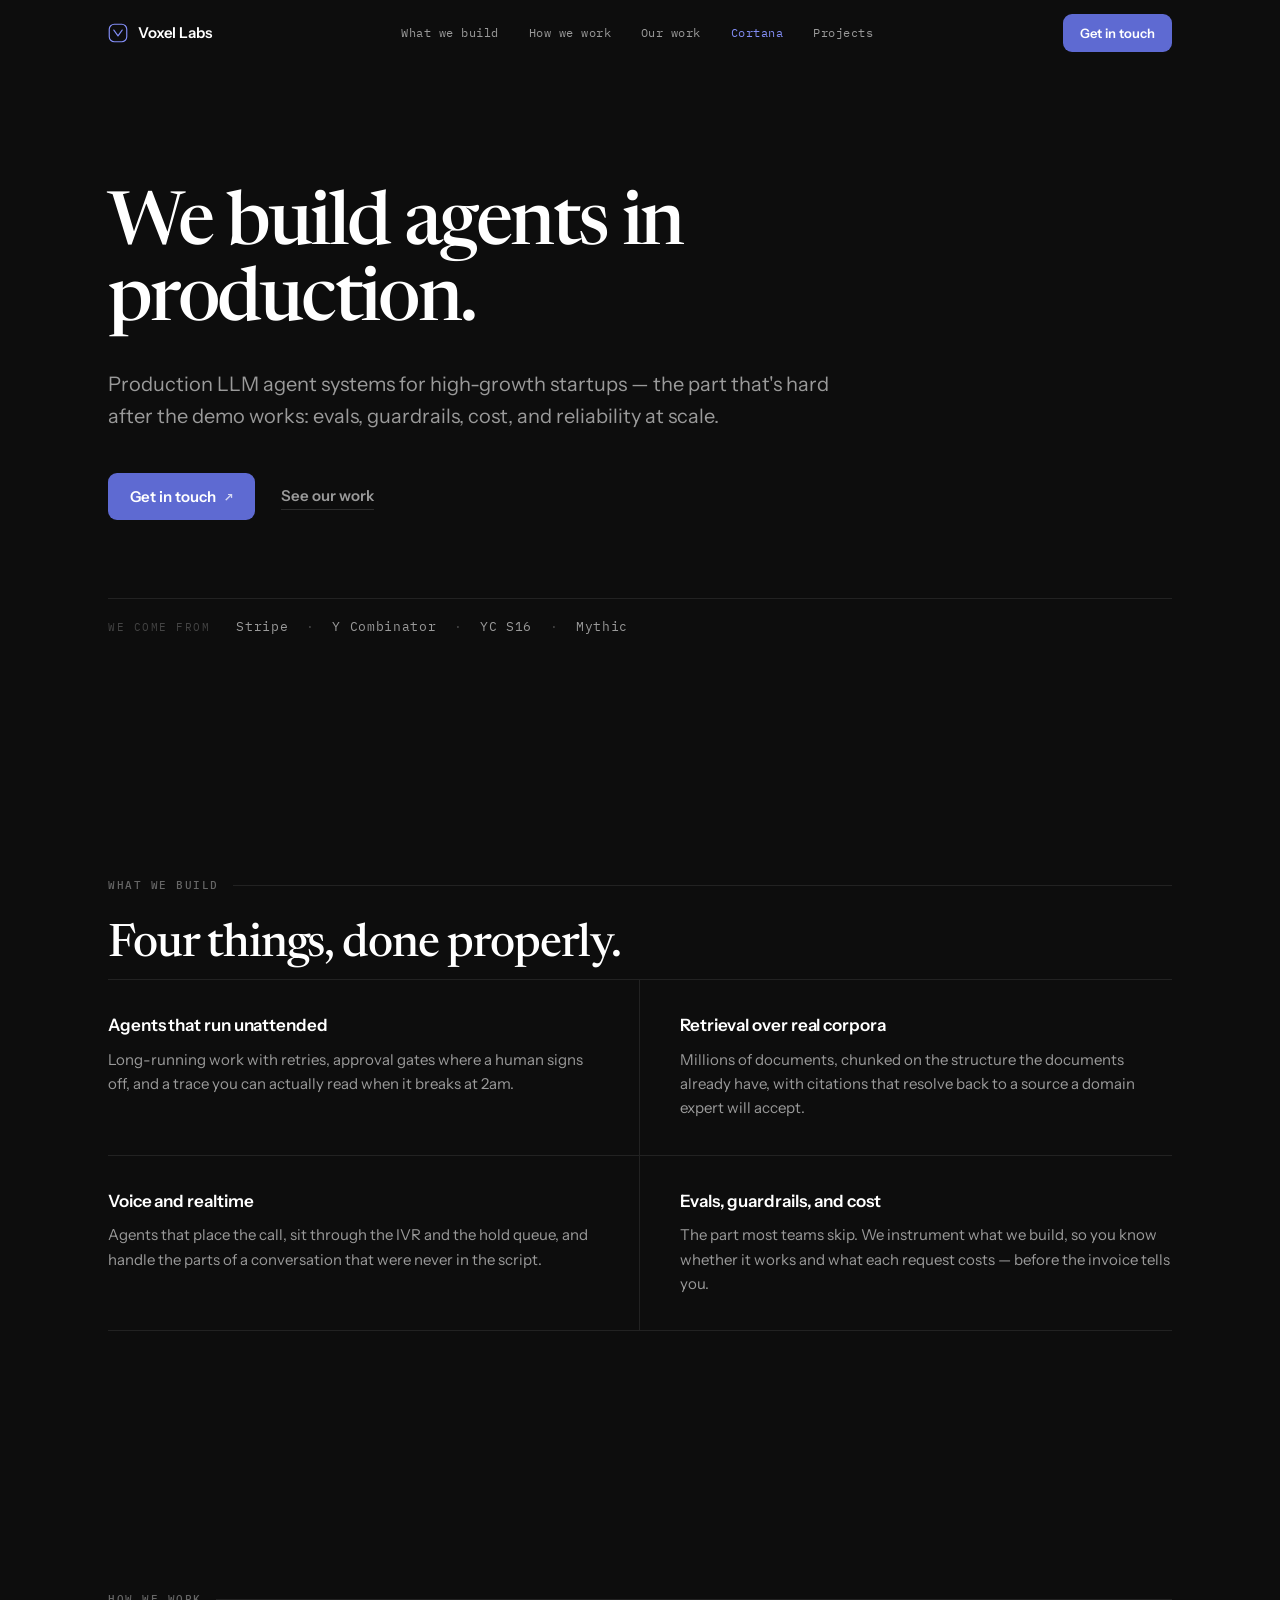
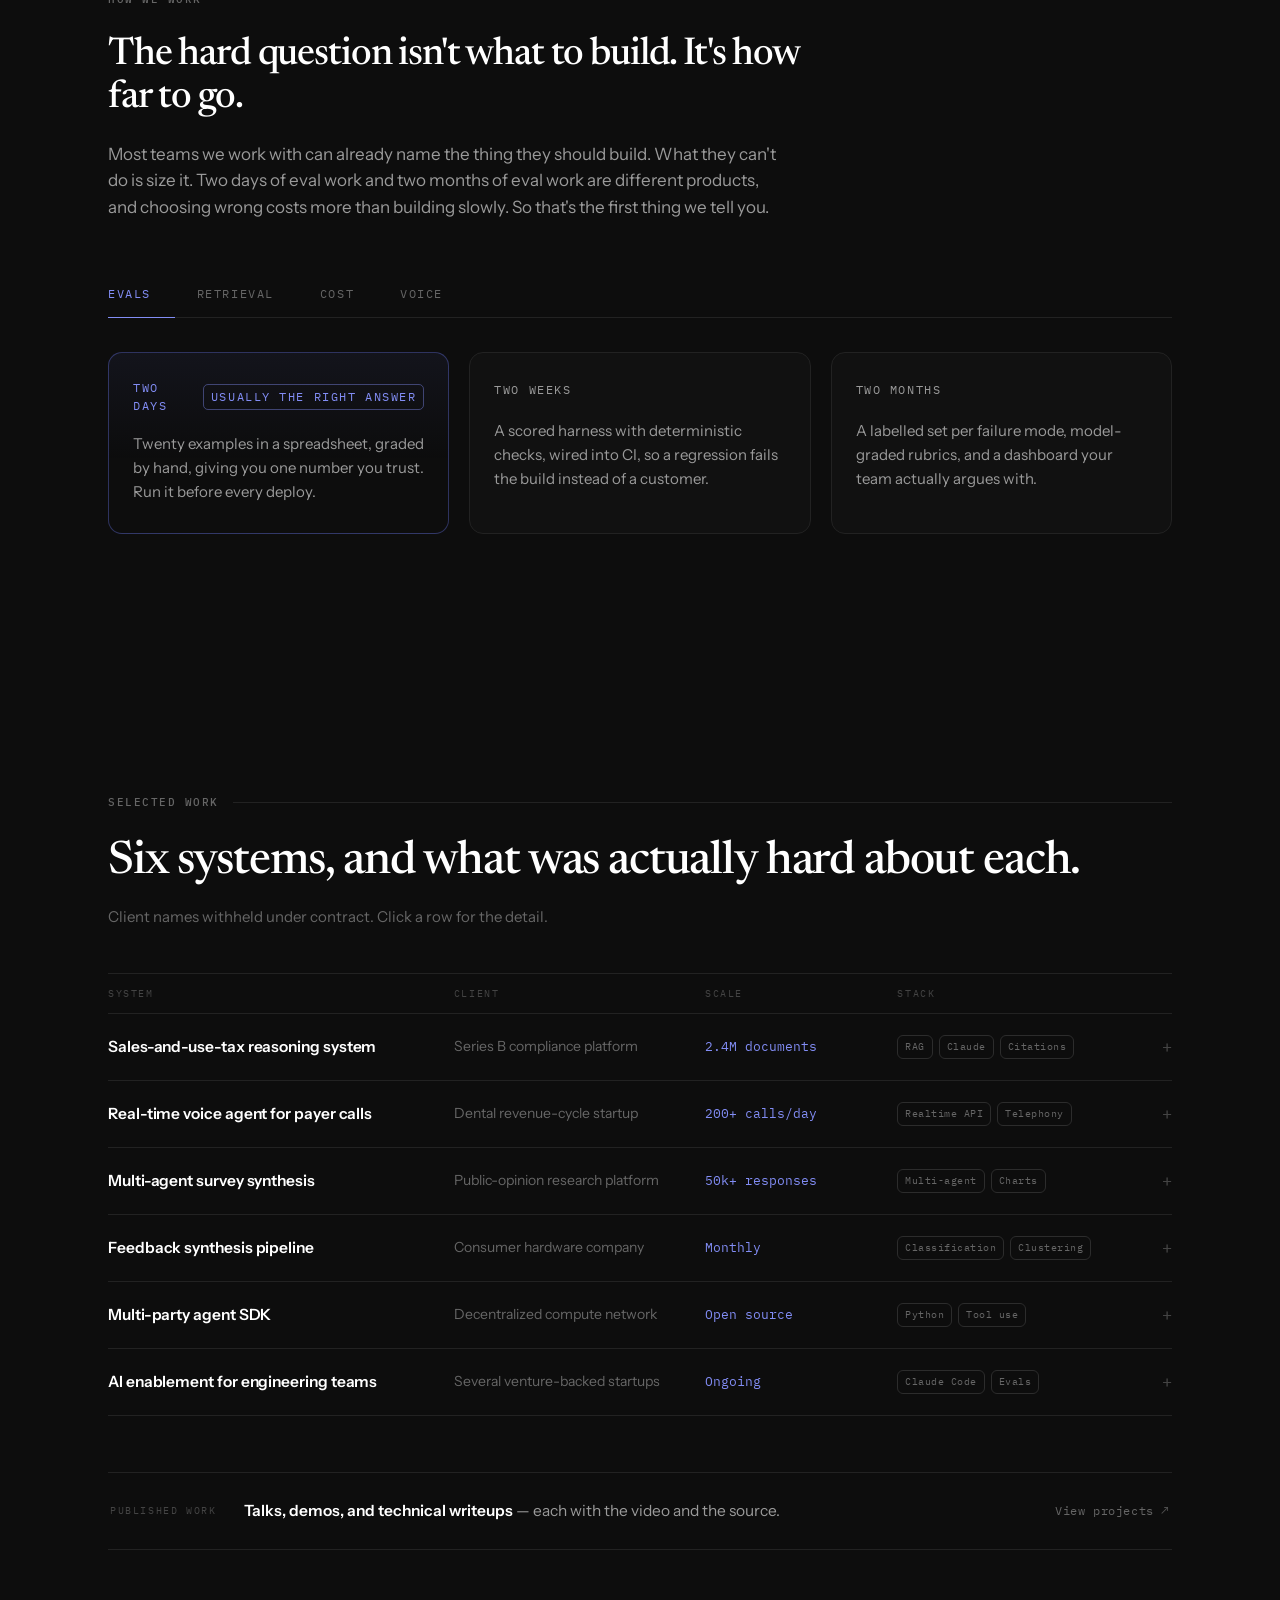
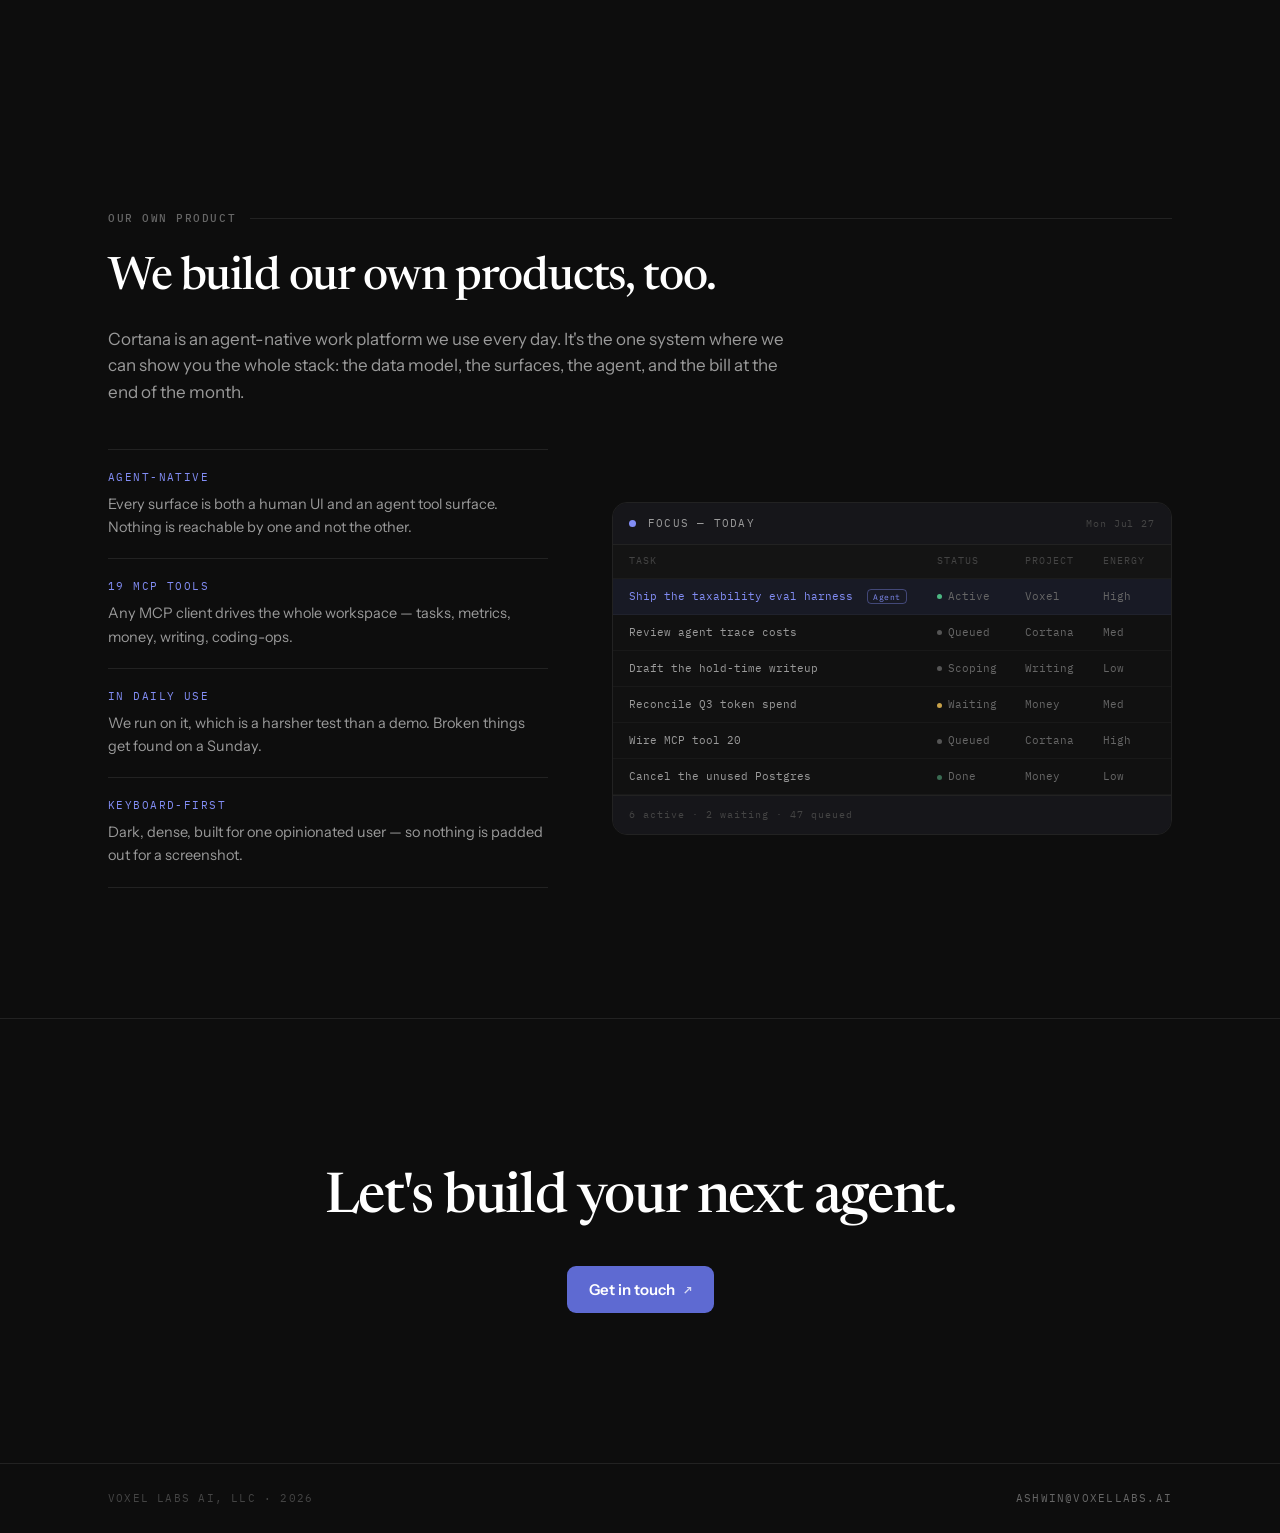
<file: index.html>
<!DOCTYPE html>
<html lang="en">
<head>
<meta charset="utf-8">
<meta name="viewport" content="width=device-width, initial-scale=1">
<title>Voxel Labs — We build agents in production</title>
<meta name="description" content="Production LLM agent systems for high-growth startups — evals, guardrails, cost, and reliability at scale.">
<meta name="theme-color" content="#0d0d0d">
<link rel="canonical" href="https://voxellabs.ai/">
<link rel="icon" href="data:image/svg+xml,%3Csvg xmlns='http://www.w3.org/2000/svg' viewBox='0 0 24 24'%3E%3Crect width='24' height='24' rx='6' fill='%230d0d0d'/%3E%3Cpath d='M7 8.5l5 7 5-7' stroke='%23828df5' stroke-width='1.8' fill='none' stroke-linecap='round' stroke-linejoin='round'/%3E%3C/svg%3E">
<meta property="og:type" content="website">
<meta property="og:url" content="https://voxellabs.ai/">
<meta property="og:title" content="Voxel Labs — We build agents in production">
<meta property="og:description" content="Production LLM agent systems for high-growth startups — the part that's hard after the demo works: evals, guardrails, cost, and reliability at scale.">
<meta property="og:image" content="https://voxellabs.ai/assets/og.png">
<meta property="og:image:width" content="1200">
<meta property="og:image:height" content="630">
<meta name="twitter:card" content="summary_large_image">
<link rel="preconnect" href="https://fonts.googleapis.com">
<link rel="preconnect" href="https://fonts.gstatic.com" crossorigin>
<link href="https://fonts.googleapis.com/css2?family=Newsreader:opsz,wght@6..72,300..600&family=Instrument+Sans:wght@400;500;600&family=IBM+Plex+Mono:wght@400;500&display=swap" rel="stylesheet">
<link rel="stylesheet" href="/style.css">
</head>
<body>

<!-- ============================== NAV ============================== -->
<nav class="nav" id="nav">
  <div class="wrap nav-in">
    <a href="#top" class="brand">
      <svg class="mk" viewBox="0 0 24 24" fill="none" aria-hidden="true">
        <rect x="1.5" y="1.5" width="21" height="21" rx="6" stroke="#828df5" stroke-width="1.4"/>
        <path d="M7 8.5l5 7 5-7" stroke="#828df5" stroke-width="1.4" stroke-linecap="round" stroke-linejoin="round"/>
      </svg>
      <span>Voxel Labs</span>
    </a>
    <div class="nav-links">
      <a href="#build">What we build</a>
      <a href="#how">How we work</a>
      <a href="#work">Our work</a>
      <a href="#cortana">Cortana</a>
      <a href="/projects" class="route">Projects</a>
    </div>
    <a href="#contact" class="btn btn-accent nav-cta">Get in touch</a>
  </div>
</nav>

<span id="top"></span>

<!-- ============================== HERO ============================== -->
<header class="hero">
  <div class="wrap">
    <h1 class="rv">We build agents in production.</h1>
    <p class="lede rv rv-2">Production LLM agent systems for high-growth startups — the part that's
      hard after the demo works: evals, guardrails, cost, and reliability at scale.</p>
    <div class="hero-cta rv rv-3">
      <a href="#contact" class="btn btn-accent">Get in touch <span class="arrow">↗</span></a>
      <a href="#work" class="btn btn-quiet"><span>See our work</span></a>
    </div>
    <dl class="from rv rv-4">
      <dt>We come from</dt>
      <dd>Stripe <em>·</em> Y Combinator <em>·</em> YC S16 <em>·</em> Mythic</dd>
    </dl>
  </div>
</header>

<!-- ============================== WHAT WE BUILD ============================== -->
<section id="build">
  <div class="wrap">
    <p class="eyebrow rv">What we build</p>
    <h2 class="rv">Four things, done properly.</h2>
    <div class="caps">
      <div class="cap rv">
        <h3>Agents that run unattended</h3>
        <p>Long-running work with retries, approval gates where a human signs off, and a trace you can
           actually read when it breaks at 2am.</p>
      </div>
      <div class="cap rv rv-2">
        <h3>Retrieval over real corpora</h3>
        <p>Millions of documents, chunked on the structure the documents already have, with citations
           that resolve back to a source a domain expert will accept.</p>
      </div>
      <div class="cap rv">
        <h3>Voice and realtime</h3>
        <p>Agents that place the call, sit through the IVR and the hold queue, and handle the parts of a
           conversation that were never in the script.</p>
      </div>
      <div class="cap rv rv-2">
        <h3>Evals, guardrails, and cost</h3>
        <p>The part most teams skip. We instrument what we build, so you know whether it works and what
           each request costs — before the invoice tells you.</p>
      </div>
    </div>
  </div>
</section>

<!-- ============================== HOW WE WORK ============================== -->
<section id="how">
  <div class="wrap">
    <p class="eyebrow rv">How we work</p>
    <div class="pm-head">
      <h2 class="one rv">The hard question isn't what to build. It's how far to go.</h2>
      <p class="prose rv rv-2">Most teams we work with can already name the thing they should build.
        What they can't do is size it. Two days of eval work and two months of eval work are different
        products, and choosing wrong costs more than building slowly. So that's the first thing we
        tell you.</p>
    </div>

    <div class="pm-tabs rv rv-3" role="tablist" aria-label="Capability">
      <button class="pm-tab on" role="tab" aria-selected="true"  data-k="evals">Evals</button>
      <button class="pm-tab"    role="tab" aria-selected="false" data-k="retrieval">Retrieval</button>
      <button class="pm-tab"    role="tab" aria-selected="false" data-k="cost">Cost</button>
      <button class="pm-tab"    role="tab" aria-selected="false" data-k="voice">Voice</button>
    </div>

    <div class="pm-grid rv rv-3" id="pmGrid">
      <div class="pm-col lead">
        <div class="pm-when"><span>Two days</span><span class="pm-chip">Usually the right answer</span></div>
        <p data-slot="0"></p>
      </div>
      <div class="pm-col">
        <div class="pm-when"><span>Two weeks</span></div>
        <p data-slot="1"></p>
      </div>
      <div class="pm-col">
        <div class="pm-when"><span>Two months</span></div>
        <p data-slot="2"></p>
      </div>
    </div>
  </div>
</section>

<!-- ============================== OUR WORK ============================== -->
<section id="work">
  <div class="wrap">
    <p class="eyebrow rv">Selected work</p>
    <h2 class="rv">Six systems, and what was actually hard about each.</h2>
    <p class="prose rv rv-2" style="margin-top:18px;font-size:.9375rem;color:var(--t3)">
      Client names withheld under contract. Click a row for the detail.</p>

    <div class="tbl rv rv-2" id="tbl">
      <div class="thead">
        <span>System</span><span>Client</span><span>Scale</span><span>Stack</span><span></span>
      </div>
      <!-- rows injected -->
    </div>

    <div class="band rv rv-2">
      <a class="band-row" href="/projects">
        <span class="band-k">Published work</span>
        <span class="band-t"><b>Talks, demos, and technical writeups</b> — each with the video and the source.</span>
        <span class="band-go">View projects <span class="arrow">&#8599;</span></span>
      </a>
    </div>
  </div>
</section>

<!-- ============================== CORTANA ============================== -->
<section id="cortana">
  <div class="wrap">
    <p class="eyebrow rv">Our own product</p>
    <h2 class="rv">We build our own products, too.</h2>
    <p class="prose rv rv-2" style="margin-top:22px;font-size:1.0625rem">
      Cortana is an agent-native work platform we use every day. It's the one system where we can show you the whole stack: the data
      model, the surfaces, the agent, and the bill at the end of the month.</p>

    <div class="ct">
      <dl class="ct-claims rv rv-2">
        <div class="ct-claim"><dt>Agent-native</dt><dd>Every surface is both a human UI and an agent tool surface. Nothing is reachable by one and not the other.</dd></div>
        <div class="ct-claim"><dt>19 MCP tools</dt><dd>Any MCP client drives the whole workspace — tasks, metrics, money, writing, coding-ops.</dd></div>
        <div class="ct-claim"><dt>In daily use</dt><dd>We run on it, which is a harsher test than a demo. Broken things get found on a Sunday.</dd></div>
        <div class="ct-claim"><dt>Keyboard-first</dt><dd>Dark, dense, built for one opinionated user — so nothing is padded out for a screenshot.</dd></div>
      </dl>

      <div class="surf rv rv-3" aria-hidden="true">
        <div class="surf-bar"><span class="d"></span><span class="t">Focus — Today</span><span class="r">Mon Jul 27</span></div>
        <div class="srow h"><span>Task</span><span>Status</span><span>Project</span><span>Energy</span></div>
        <div class="srow live"><span class="n">Ship the taxability eval harness <span class="tag">Agent</span></span><span class="s"><i class="dot go"></i>Active</span><span class="p">Voxel</span><span class="e">High</span></div>
        <div class="srow"><span class="n">Review agent trace costs</span><span class="s"><i class="dot idle"></i>Queued</span><span class="p">Cortana</span><span class="e">Med</span></div>
        <div class="srow"><span class="n">Draft the hold-time writeup</span><span class="s"><i class="dot idle"></i>Scoping</span><span class="p">Writing</span><span class="e">Low</span></div>
        <div class="srow"><span class="n">Reconcile Q3 token spend</span><span class="s"><i class="dot wait"></i>Waiting</span><span class="p">Money</span><span class="e">Med</span></div>
        <div class="srow"><span class="n">Wire MCP tool 20</span><span class="s"><i class="dot idle"></i>Queued</span><span class="p">Cortana</span><span class="e">High</span></div>
        <div class="srow"><span class="n">Cancel the unused Postgres</span><span class="s"><i class="dot done"></i>Done</span><span class="p">Money</span><span class="e">Low</span></div>
        <div class="surf-foot">6 active · 2 waiting · 47 queued</div>
      </div>
    </div>

  </div>
</section>


<!-- ============================== CTA ============================== -->
<section class="cta" id="contact">
  <div class="wrap">
    <h2 class="rv">Let's build your next agent.</h2>
    <a href="mailto:ashwin@voxellabs.ai" class="btn btn-accent rv rv-2">Get in touch <span class="arrow">↗</span></a>
  </div>
</section>

<footer>
  <div class="wrap">
    <p>Voxel Labs AI, LLC · 2026</p>
    <p><a href="mailto:ashwin@voxellabs.ai">ashwin@voxellabs.ai</a></p>
  </div>
</footer>

<script src="/site.js"></script>
<script>
/* ============================================================
   DATA
   ============================================================ */
const PHASES = {
  evals: [
    "Twenty examples in a spreadsheet, graded by hand, giving you one number you trust. Run it before every deploy.",
    "A scored harness with deterministic checks, wired into CI, so a regression fails the build instead of a customer.",
    "A labelled set per failure mode, model-graded rubrics, and a dashboard your team actually argues with."
  ],
  retrieval: [
    "Chunk it the obvious way, embed it, then read fifty retrievals yourself. You will find the bug.",
    "Chunk on the document's own structure, add citations that resolve, and measure retrieval separately from generation.",
    "Hybrid search, a reranker tuned on your data, and an index you can rebuild without downtime."
  ],
  cost: [
    "Log all four token fields on every call. Look at your ten most expensive requests. That's usually the whole finding.",
    "Fix the cache prefix, cut the tool list down to what actually gets called, and put a per-request cost in a dashboard you check.",
    "Route by difficulty, batch what can wait, and set a budget the system enforces rather than one you hope for."
  ],
  voice: [
    "A scripted call over a hosted stack. Then listen to twenty of them, start to finish.",
    "Barge-in, hold handling, and a state machine legible in a single log line.",
    "Your own turn-taking, fallback across providers, and a QA loop running on real transcripts."
  ]
};

const WORK = [
  {
    sys:"Sales-and-use-tax reasoning system", cli:"Series B compliance platform",
    scl:"2.4M documents", stk:["RAG","Claude","Citations"],
    det:"Determines whether a product category is taxable in any US state, across 2.4M regulatory documents and 50 state tax codes. Every determination cites the statute it came from — <b>a compliance team can't act on an answer they can't check</b>, so the eval that mattered was whether citations resolve, not whether answers look right."
  },
  {
    sys:"Real-time voice agent for payer calls", cli:"Dental revenue-cycle startup",
    scl:"200+ calls/day", stk:["Realtime API","Telephony"],
    det:"Calls insurers, navigates the IVR, waits out the hold queue, and returns structured benefits data. <b>The hard part was never the conversation</b> — it was making twenty minutes on hold cost almost nothing, so the architecture optimizes for cheap resumable waiting and only spends tokens once a human picks up."
  },
  {
    sys:"Multi-agent survey synthesis", cli:"Public-opinion research platform",
    scl:"50k+ responses", stk:["Multi-agent","Charts"],
    det:"Turns tens of thousands of open-ended survey responses into a client-ready deck with generated charts. Extraction and adjudication run as separate agents, because <b>one model doing both quietly averages away the disagreement between segments</b> — which is the finding the analysts are paid to surface."
  },
  {
    sys:"Feedback synthesis pipeline", cli:"Consumer hardware company",
    scl:"Monthly", stk:["Classification","Clustering"],
    det:"Classifies every NPS response and support ticket, clusters them into themes, and ranks by estimated revenue impact rather than volume. <b>Ranking by volume surfaces your loudest users; ranking by impact surfaces the ones about to leave.</b>"
  },
  {
    sys:"Multi-party agent SDK", cli:"Decentralized compute network",
    scl:"Open source", stk:["Python","Tool use"],
    det:"A Python library for composing agents across a distributed inference network — reasoning, tool use, inter-agent messaging. <b>We made the message bus the primitive rather than the agent</b>, and that turned out to be the part developers built on. Shipped as the network's official SDK."
  },
  {
    sys:"AI enablement for engineering teams", cli:"Several venture-backed startups",
    scl:"Ongoing", stk:["Claude Code","Evals"],
    det:"Getting a team genuinely productive with coding agents: setup, the failure modes that only show up in production, and <b>evals so they can tell improvement from vibes.</b>"
  }
];

/* ============================================================
   WORK TABLE
   ============================================================ */
const tbl = document.getElementById('tbl');
WORK.forEach((w,i)=>{
  const row = document.createElement('div');
  row.className = 'row';
  row.innerHTML =
    '<button class="trig" aria-expanded="false" aria-controls="d'+i+'">'+
      '<span class="c-sys"><span class="c-lab">System</span>'+w.sys+'</span>'+
      '<span class="c-cli"><span class="c-lab">Client</span>'+w.cli+'</span>'+
      '<span class="c-scl"><span class="c-lab">Scale</span>'+w.scl+'</span>'+
      '<span class="c-stk">'+w.stk.map(s=>'<span class="chip">'+s+'</span>').join('')+'</span>'+
      '<span class="c-chev" aria-hidden="true">+</span>'+
    '</button>'+
    '<div class="det" id="d'+i+'" role="region"><div class="det-in"><p>'+w.det+'</p></div></div>';
  row.querySelector('.trig').addEventListener('click', function(){
    const open = row.classList.toggle('open');
    this.setAttribute('aria-expanded', open ? 'true' : 'false');
  });
  tbl.appendChild(row);
});

/* ============================================================
   PHASE MAP
   ============================================================ */
const grid  = document.getElementById('pmGrid');
const slots = grid.querySelectorAll('[data-slot]');
const tabs  = document.querySelectorAll('.pm-tab');

function paint(key){
  PHASES[key].forEach((txt,i)=>{ slots[i].innerHTML = txt; });
}
paint('evals');

tabs.forEach(tab=>{
  tab.addEventListener('click',()=>{
    if(tab.classList.contains('on')) return;
    tabs.forEach(t=>{ t.classList.remove('on'); t.setAttribute('aria-selected','false'); });
    tab.classList.add('on'); tab.setAttribute('aria-selected','true');
    const reduce = window.matchMedia('(prefers-reduced-motion: reduce)').matches;
    if(reduce){ paint(tab.dataset.k); return; }
    grid.classList.add('fade');
    setTimeout(()=>{ paint(tab.dataset.k); grid.classList.remove('fade'); }, 200);
  });
});

/* active nav link */
const links = [...document.querySelectorAll('.nav-links a')];
const spy = new IntersectionObserver((entries)=>{
  entries.forEach(e=>{
    if(!e.isIntersecting) return;
    links.forEach(a=>a.classList.toggle('on', a.getAttribute('href') === '#'+e.target.id));
  });
},{rootMargin:'-45% 0px -50% 0px'});
['build','how','work','cortana'].forEach(id=>{
  const el = document.getElementById(id); if(el) spy.observe(el);
});
</script>
</body>
</html>
</file>
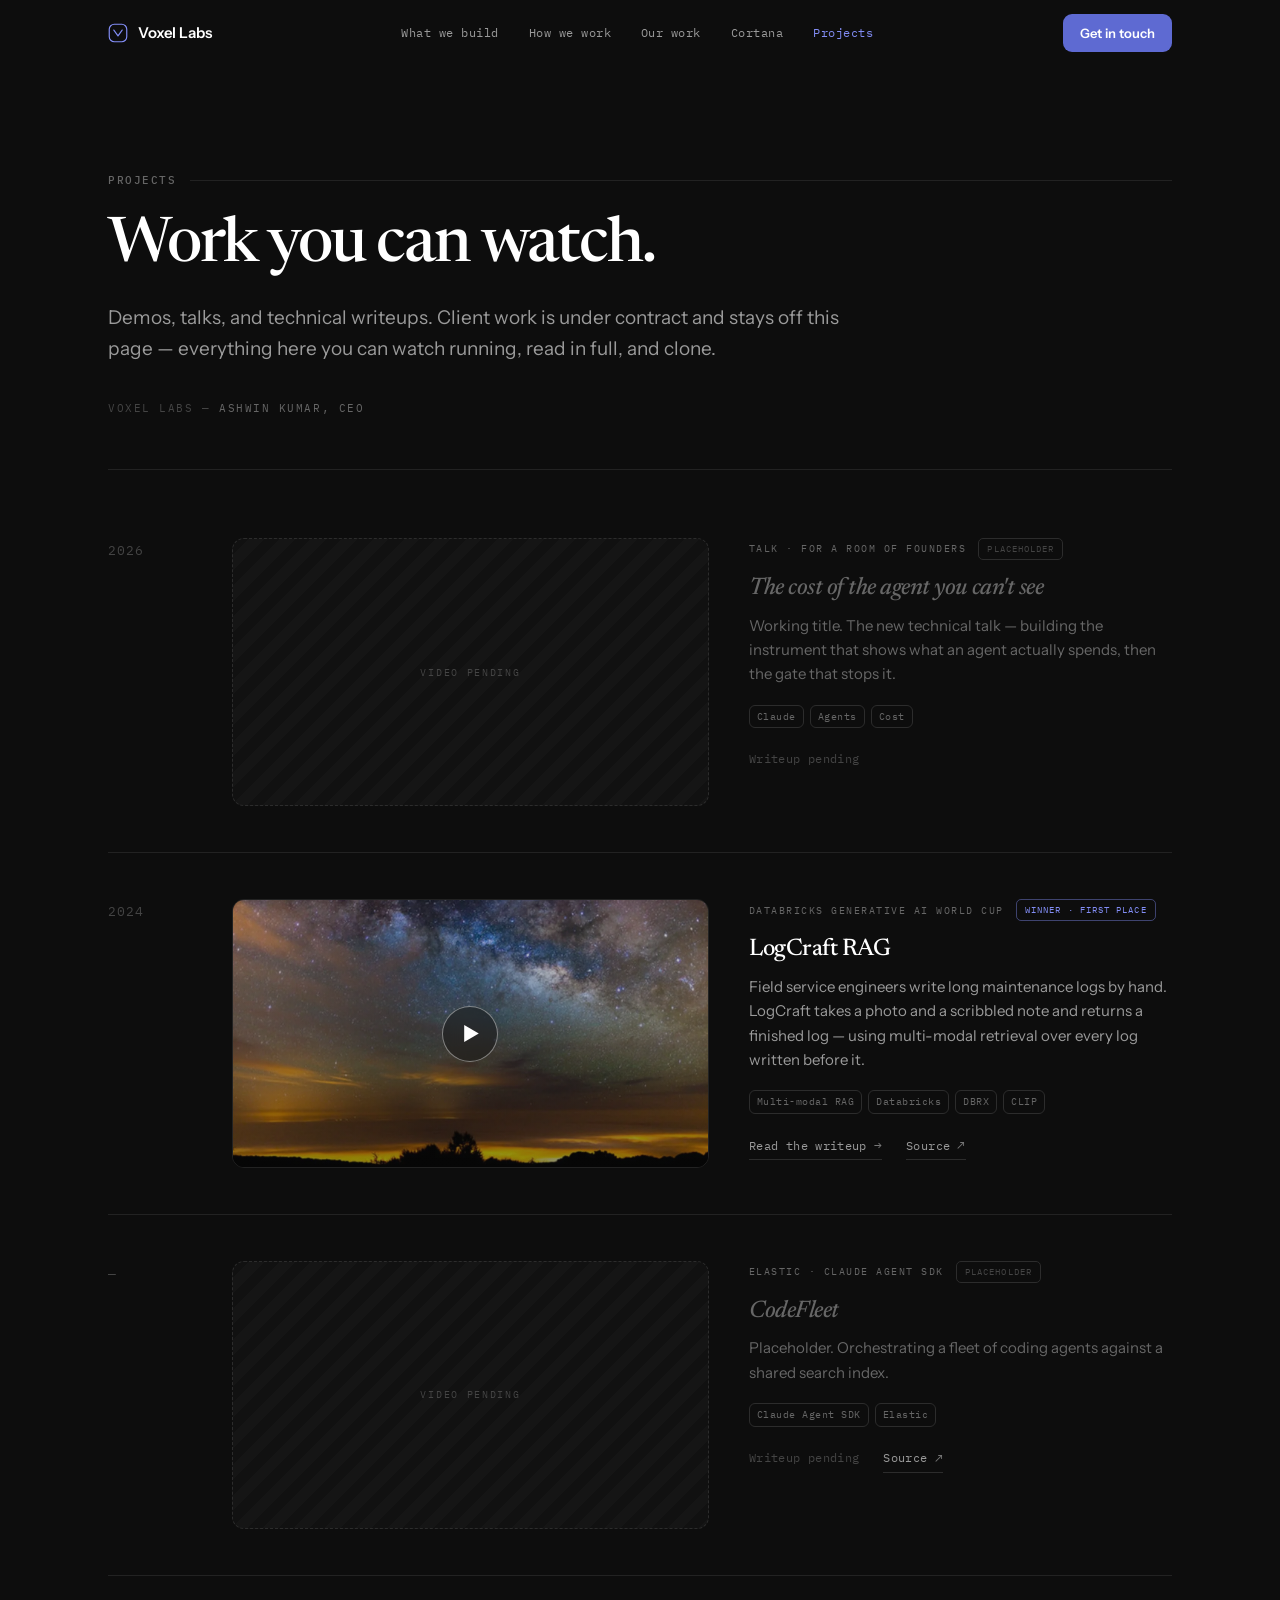
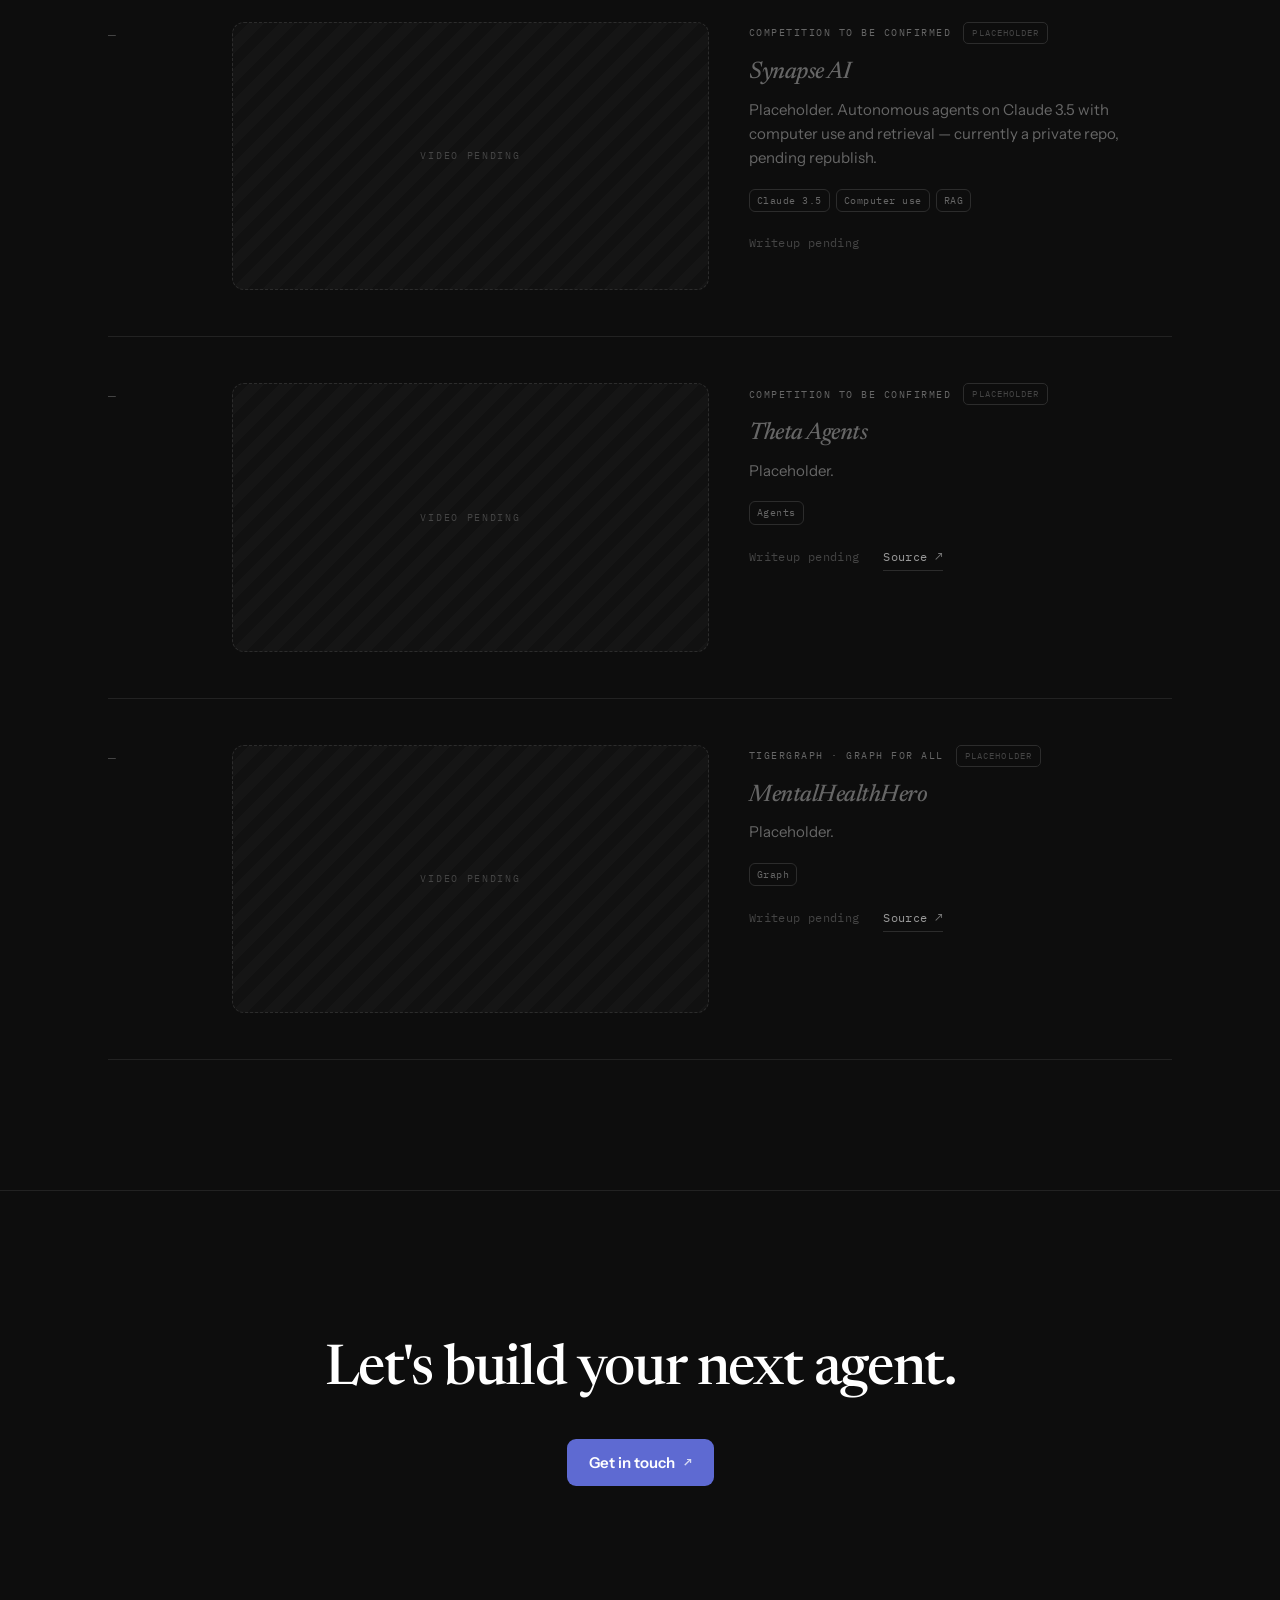
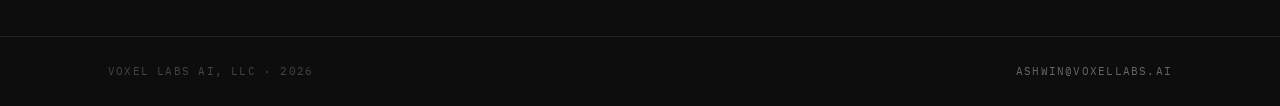
<file: projects/index.html>
<!DOCTYPE html>
<html lang="en">
<head>
<meta charset="utf-8">
<meta name="viewport" content="width=device-width, initial-scale=1">
<title>Projects — Voxel Labs</title>
<meta name="description" content="Demos, talks, and technical writeups from Voxel Labs. Every project links to the video, the full writeup, and the source.">
<meta name="theme-color" content="#0d0d0d">
<link rel="canonical" href="https://voxellabs.ai/projects">
<link rel="icon" href="data:image/svg+xml,%3Csvg xmlns='http://www.w3.org/2000/svg' viewBox='0 0 24 24'%3E%3Crect width='24' height='24' rx='6' fill='%230d0d0d'/%3E%3Cpath d='M7 8.5l5 7 5-7' stroke='%23828df5' stroke-width='1.8' fill='none' stroke-linecap='round' stroke-linejoin='round'/%3E%3C/svg%3E">
<meta property="og:type" content="website">
<meta property="og:url" content="https://voxellabs.ai/projects">
<meta property="og:title" content="Projects — Voxel Labs">
<meta property="og:description" content="Demos, talks, and technical writeups. Every project links to the video, the full writeup, and the source.">
<meta property="og:image" content="https://voxellabs.ai/assets/og.png">
<meta property="og:image:width" content="1200">
<meta property="og:image:height" content="630">
<meta name="twitter:card" content="summary_large_image">
<link rel="preconnect" href="https://fonts.googleapis.com">
<link rel="preconnect" href="https://fonts.gstatic.com" crossorigin>
<link href="https://fonts.googleapis.com/css2?family=Newsreader:opsz,wght@6..72,300..600&family=Instrument+Sans:wght@400;500;600&family=IBM+Plex+Mono:wght@400;500&display=swap" rel="stylesheet">
<link rel="stylesheet" href="/style.css">
</head>
<body>

<!-- ============================== NAV ============================== -->
<nav class="nav" id="nav">
  <div class="wrap nav-in">
    <a href="/" class="brand">
      <svg class="mk" viewBox="0 0 24 24" fill="none" aria-hidden="true">
        <rect x="1.5" y="1.5" width="21" height="21" rx="6" stroke="#828df5" stroke-width="1.4"/>
        <path d="M7 8.5l5 7 5-7" stroke="#828df5" stroke-width="1.4" stroke-linecap="round" stroke-linejoin="round"/>
      </svg>
      <span>Voxel Labs</span>
    </a>
    <div class="nav-links">
      <a href="/#build">What we build</a>
      <a href="/#how">How we work</a>
      <a href="/#work">Our work</a>
      <a href="/#cortana">Cortana</a>
      <a href="/projects" class="on">Projects</a>
    </div>
    <a href="mailto:ashwin@voxellabs.ai" class="btn btn-accent nav-cta">Get in touch</a>
  </div>
</nav>

<!-- ============================== HEADER ============================== -->
<header class="phead">
  <div class="wrap">
    <div class="phead-in">
      <p class="eyebrow rv">Projects</p>
      <h1 class="rv">Work you can watch.</h1>
      <p class="lede rv rv-2">
        Demos, talks, and technical writeups. Client work is under contract and stays off this page —
        everything here you can watch running, read in full, and clone.
      </p>
      <p class="byline rv rv-3">Voxel Labs — <b>Ashwin Kumar, CEO</b></p>
    </div>
  </div>
</header>

<!-- ============================== INDEX ============================== -->
<section style="padding-top:22px">
  <div class="wrap">
    <div class="pj-list" id="pjList"><!-- rows injected --></div>
  </div>
</section>

<!-- ============================== CTA ============================== -->
<section class="cta">
  <div class="wrap">
    <h2 class="rv">Let's build your next agent.</h2>
    <a href="mailto:ashwin@voxellabs.ai" class="btn btn-accent rv rv-2">Get in touch <span class="arrow">&#8599;</span></a>
  </div>
</section>

<footer>
  <div class="wrap">
    <p>Voxel Labs AI, LLC · 2026</p>
    <p><a href="mailto:ashwin@voxellabs.ai">ashwin@voxellabs.ai</a></p>
  </div>
</footer>

<script src="/site.js"></script>
<script>
/* ============================================================
   DATA — the whole index. Add an entry, it renders.

   year   string shown in the left gutter ("—" if unknown)
   comp   the competition or venue, uppercased by CSS
   award  optional chip; omit it unless the placing is verified
   title  project name
   deck   one or two lines
   stk    stack chips
   vimeo  Vimeo numeric id  -> click-to-play facade
   poster local poster image -> shown before play
   post   internal writeup route
   repo   public source
   stub   true while the entry is scaffolding, not content
   ============================================================ */
const PROJECTS = [
  {
    year:"2026", comp:"Talk · for a room of founders",
    title:"The cost of the agent you can't see",
    deck:"Working title. The new technical talk — building the instrument that shows what an agent actually spends, then the gate that stops it.",
    stk:["Claude","Agents","Cost"],
    vimeo:null, post:null, repo:null, stub:true
  },
  {
    year:"2024", comp:"Databricks Generative AI World Cup",
    award:"Winner · First place",
    title:"LogCraft RAG",
    deck:"Field service engineers write long maintenance logs by hand. LogCraft takes a photo and a scribbled note and returns a finished log — using multi-modal retrieval over every log written before it.",
    stk:["Multi-modal RAG","Databricks","DBRX","CLIP"],

    /* ⚠️ PLACEHOLDER VIDEO — a Vimeo staff pick ("The Mountain"), not ours. It is
       here only so a fully-wired entry can be seen. SWAP BEFORE PRODUCTION:
           python3 poster.py <real-vimeo-id> logcraft-rag
       then put the real id here. */
    vimeo:"22439234", poster:"/assets/posters/logcraft-rag.webp",

    post:"/projects/logcraft-rag",
    repo:"https://github.com/ashnkumar/log-craft-dbrx"
  },
  {
    year:null,   comp:"Elastic · Claude Agent SDK",
    title:"CodeFleet",
    deck:"Placeholder. Orchestrating a fleet of coding agents against a shared search index.",
    stk:["Claude Agent SDK","Elastic"],
    vimeo:null, post:null,
    repo:"https://github.com/ashnkumar/codefleet", stub:true
  },
  {
    year:null,   comp:"Competition to be confirmed",
    title:"Synapse AI",
    deck:"Placeholder. Autonomous agents on Claude 3.5 with computer use and retrieval — currently a private repo, pending republish.",
    stk:["Claude 3.5","Computer use","RAG"],
    vimeo:null, post:null, repo:null, stub:true
  },
  {
    year:null,   comp:"Competition to be confirmed",
    title:"Theta Agents",
    deck:"Placeholder.",
    stk:["Agents"],
    vimeo:null, post:null,
    repo:"https://github.com/ashnkumar/theta-agents", stub:true
  },
  {
    year:null,   comp:"TigerGraph · Graph for All",
    title:"MentalHealthHero",
    deck:"Placeholder.",
    stk:["Graph"],
    vimeo:null, post:null,
    repo:"https://github.com/ashnkumar/MentalHealthHero", stub:true
  }
];

/* ============================================================
   RENDER
   ============================================================ */
const PLAY = '<svg viewBox="0 0 12 14" aria-hidden="true"><path d="M0 0l12 7-12 7z"/></svg>';

function media(p){
  if (p.vimeo){
    const poster = p.poster
      ? '<img src="'+p.poster+'" alt="" loading="lazy" decoding="async">'
      : '';
    return '<button class="pj-media" data-vimeo="'+p.vimeo+'" data-title="'+p.title+'" '+
           'aria-label="Play the '+p.title+' video">'+poster+
           '<span class="pj-scrim"><span class="pj-play">'+PLAY+'</span></span></button>';
  }
  return '<div class="pj-media pending"><span>Video pending</span></div>';
}

function links(p){
  const out = [];
  out.push(p.post
    ? '<a href="'+p.post+'">Read the writeup <span class="arrow">&#8594;</span></a>'
    : '<a aria-disabled="true">Writeup pending</a>');
  if (p.repo) out.push('<a href="'+p.repo+'" target="_blank" rel="noopener">Source <span class="arrow">&#8599;</span></a>');
  return '<div class="pj-links">'+out.join('')+'</div>';
}

document.getElementById('pjList').innerHTML = PROJECTS.map((p,i) => (
  '<article class="pj rv'+(p.stub ? ' stub' : '')+(i ? ' rv-2' : '')+'">'+
    '<div class="pj-year">'+(p.year || '&mdash;')+'</div>'+
    '<div>'+media(p)+'</div>'+
    '<div class="pj-meta">'+
      '<p class="pj-comp">'+p.comp+
        (p.award ? '<span class="award">'+p.award+'</span>' : '')+
        (p.stub  ? '<span class="award" style="color:var(--t4);border-color:var(--line-strong)">Placeholder</span>' : '')+
      '</p>'+
      '<h2 class="pj-title">'+p.title+'</h2>'+
      '<p class="pj-deck">'+p.deck+'</p>'+
      '<div class="pj-stk">'+p.stk.map(s => '<span class="chip">'+s+'</span>').join('')+'</div>'+
      links(p)+
    '</div>'+
  '</article>'
)).join('');

/* rows are injected after site.js ran its pass, so observe them now */
document.querySelectorAll('.pj.rv').forEach(el => io.observe(el));
</script>
</body>
</html>
</file>
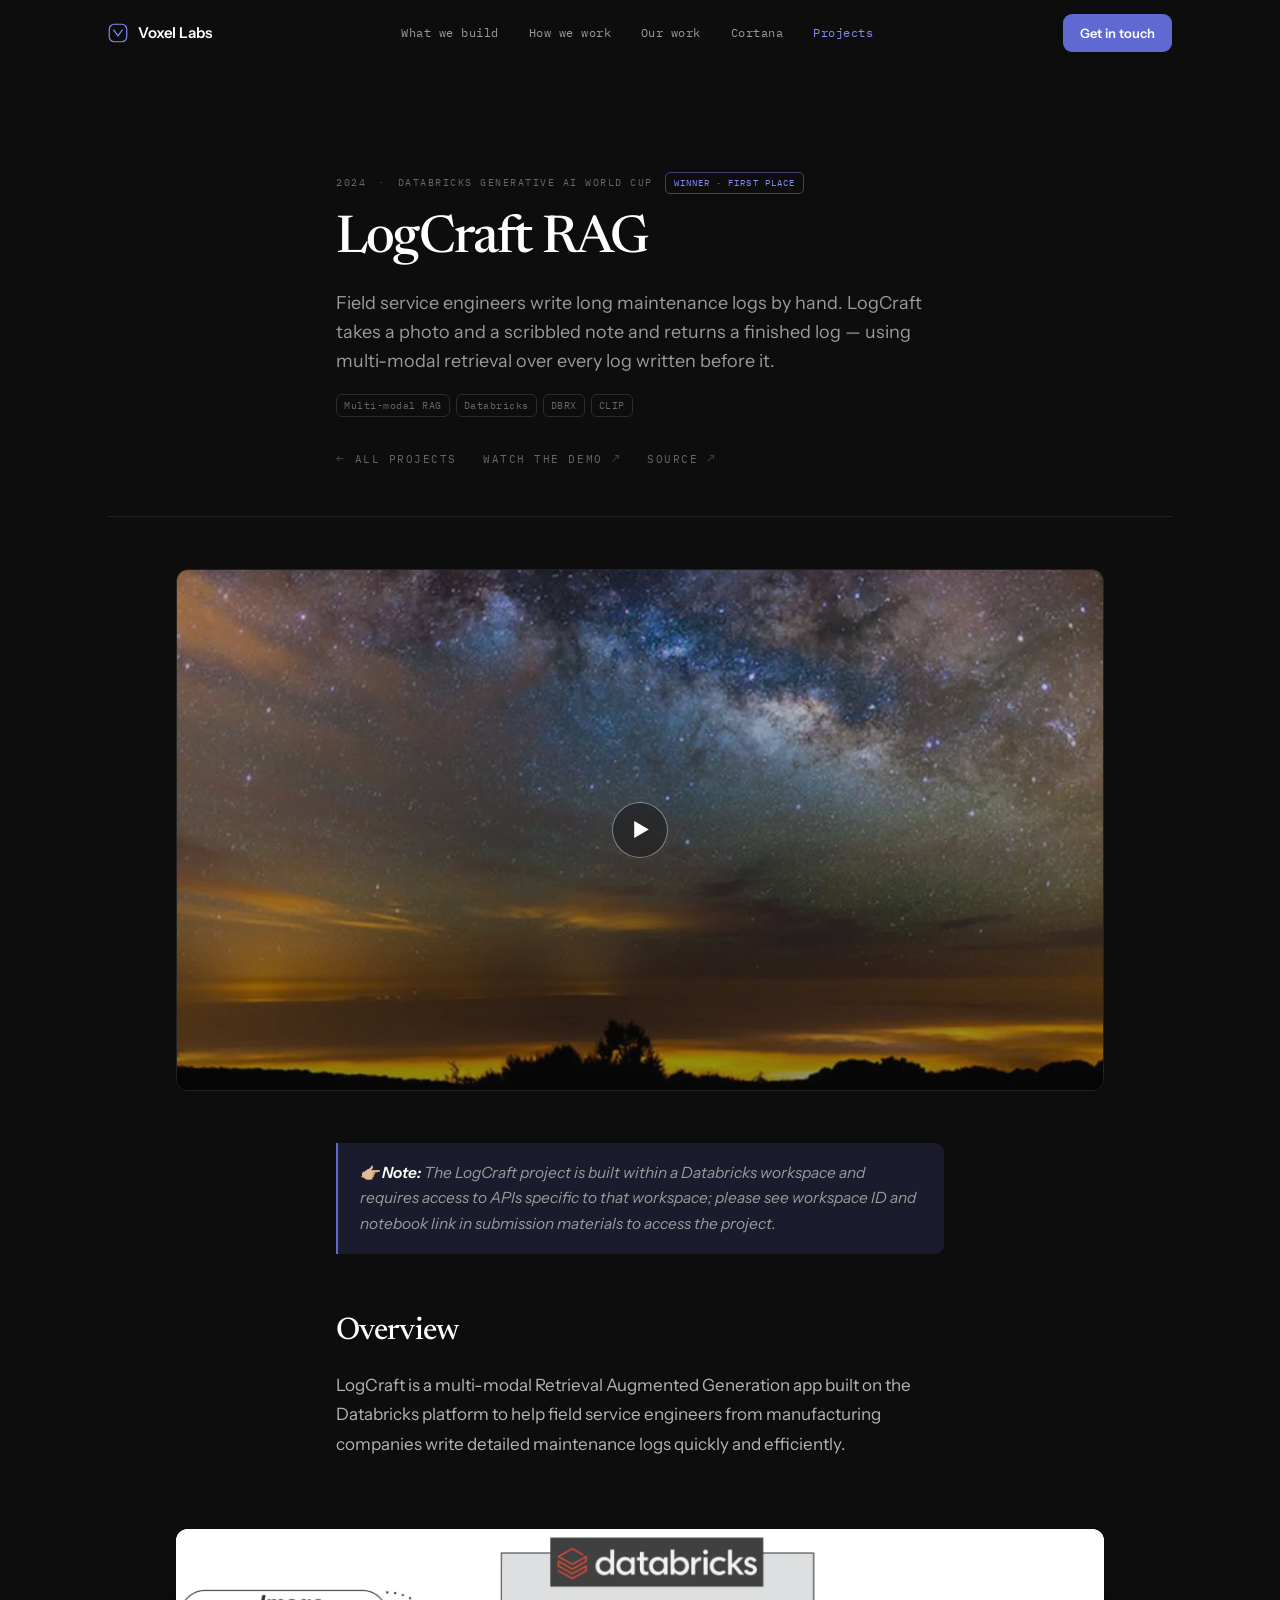
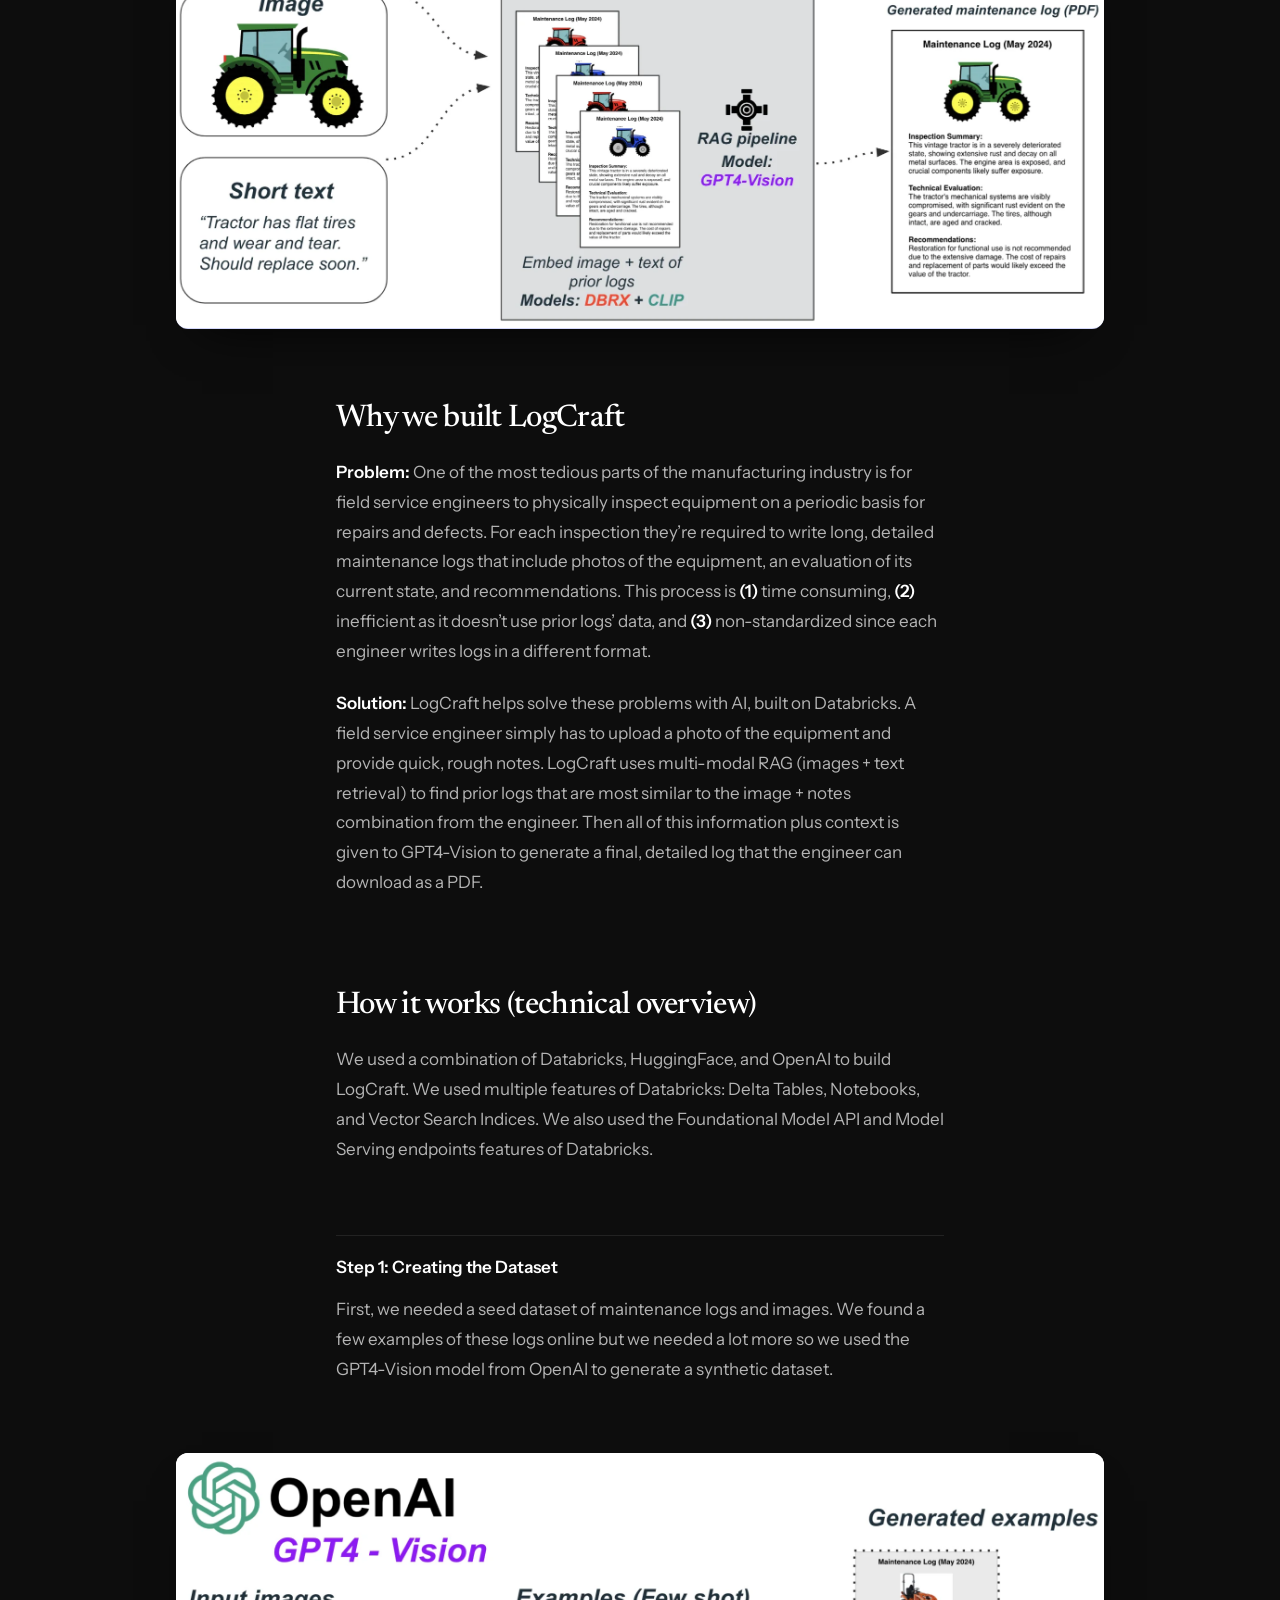
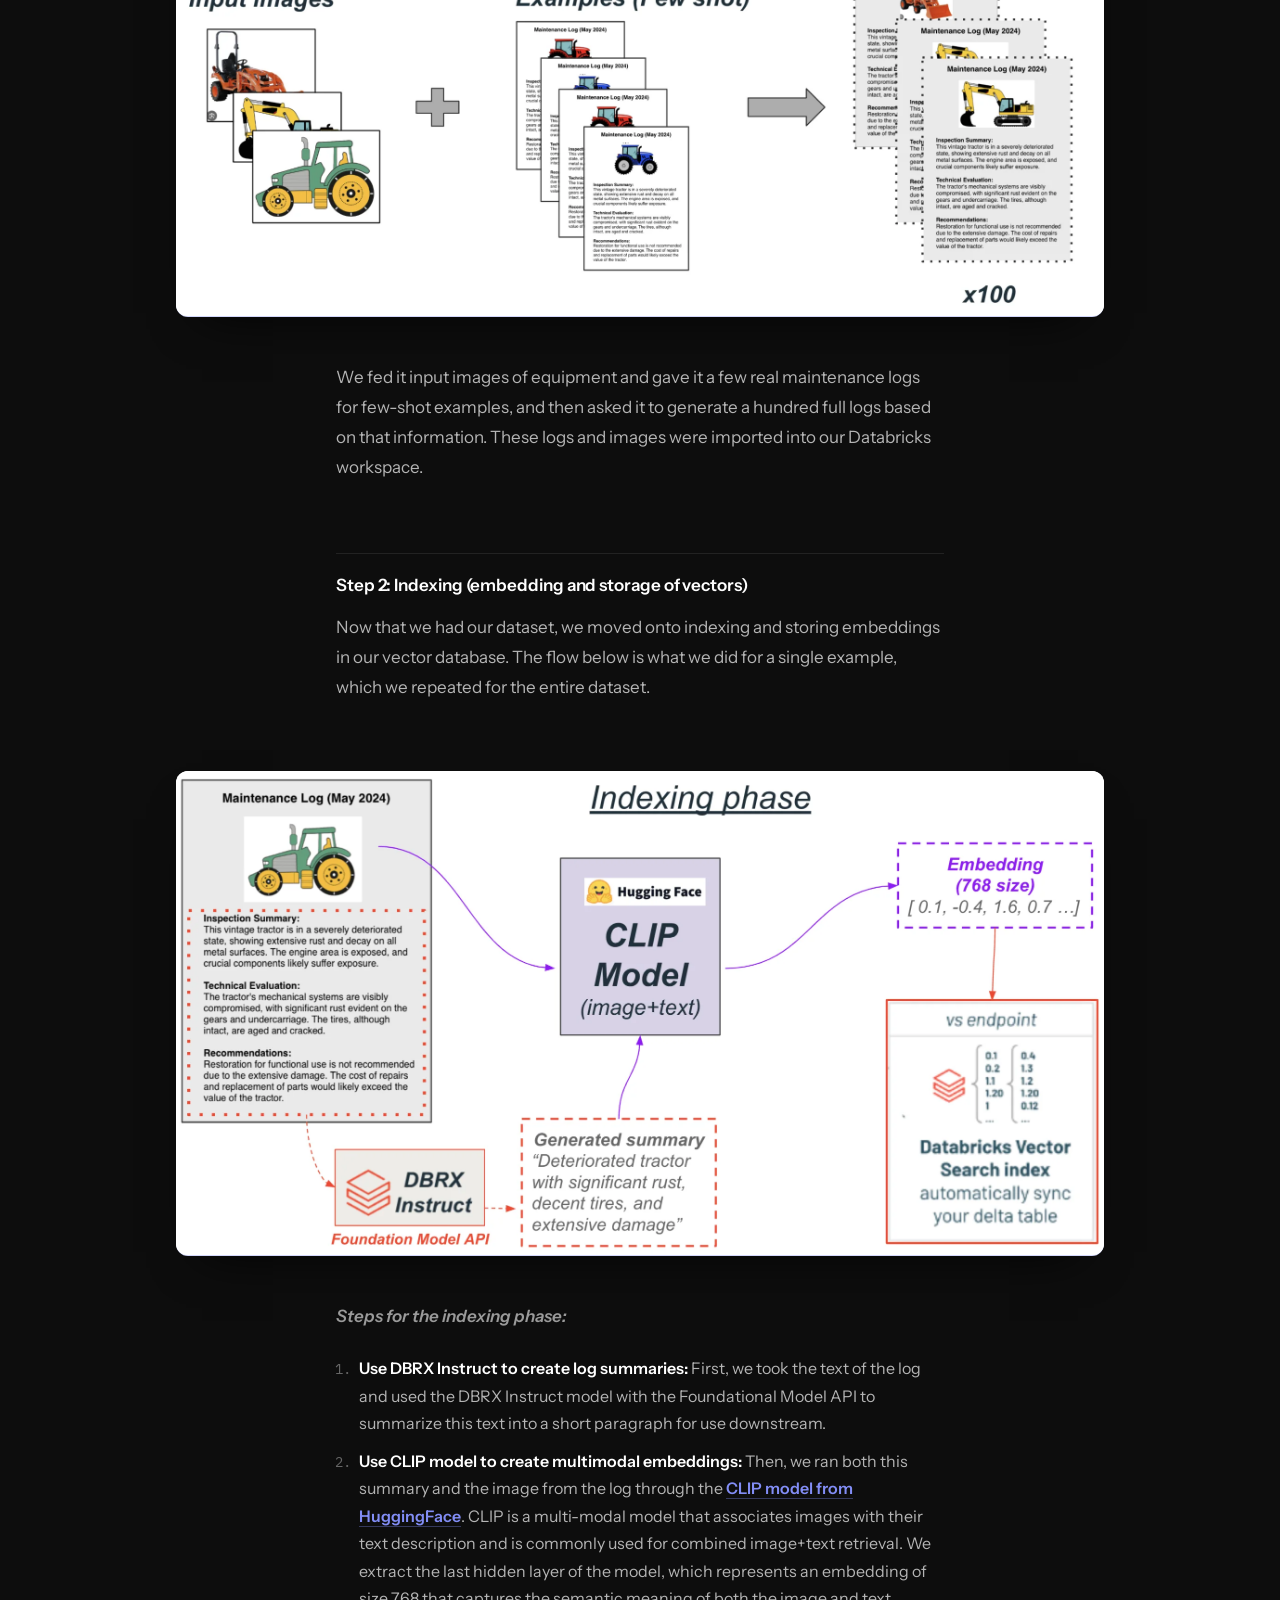
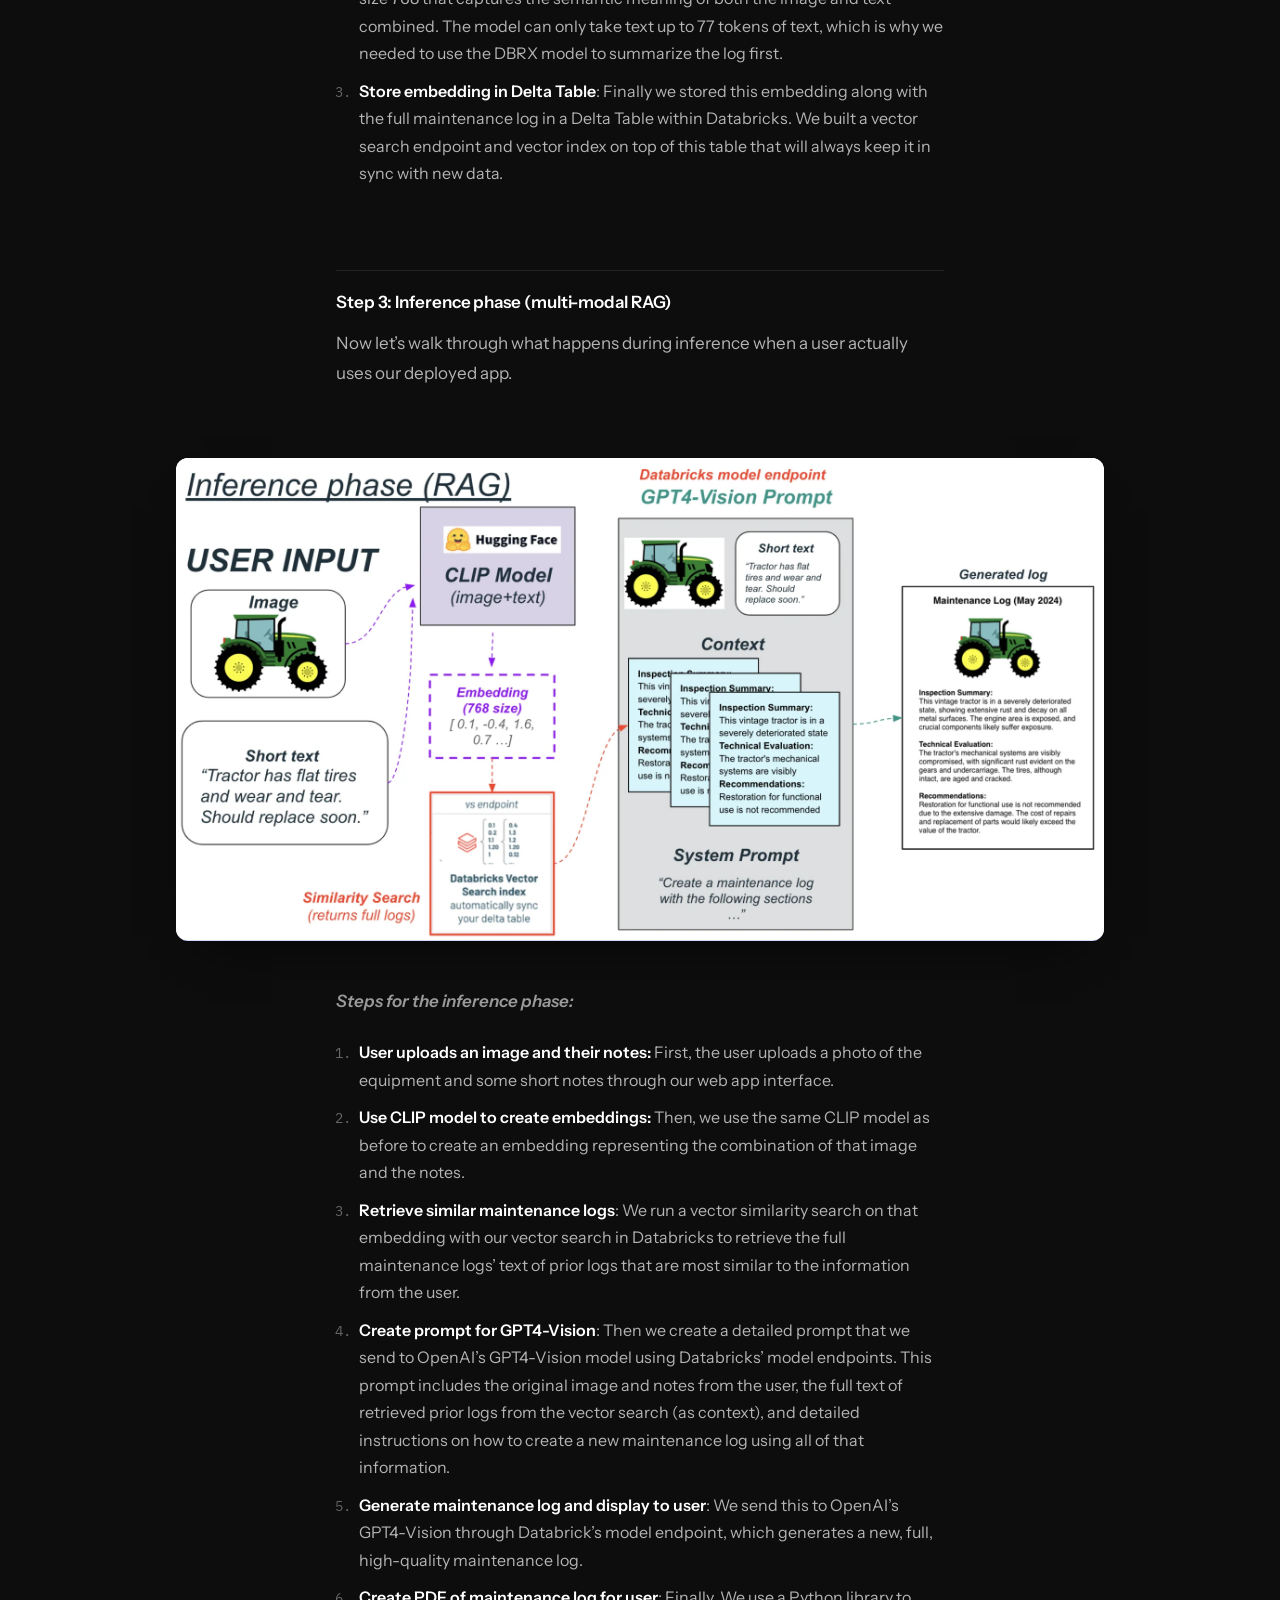
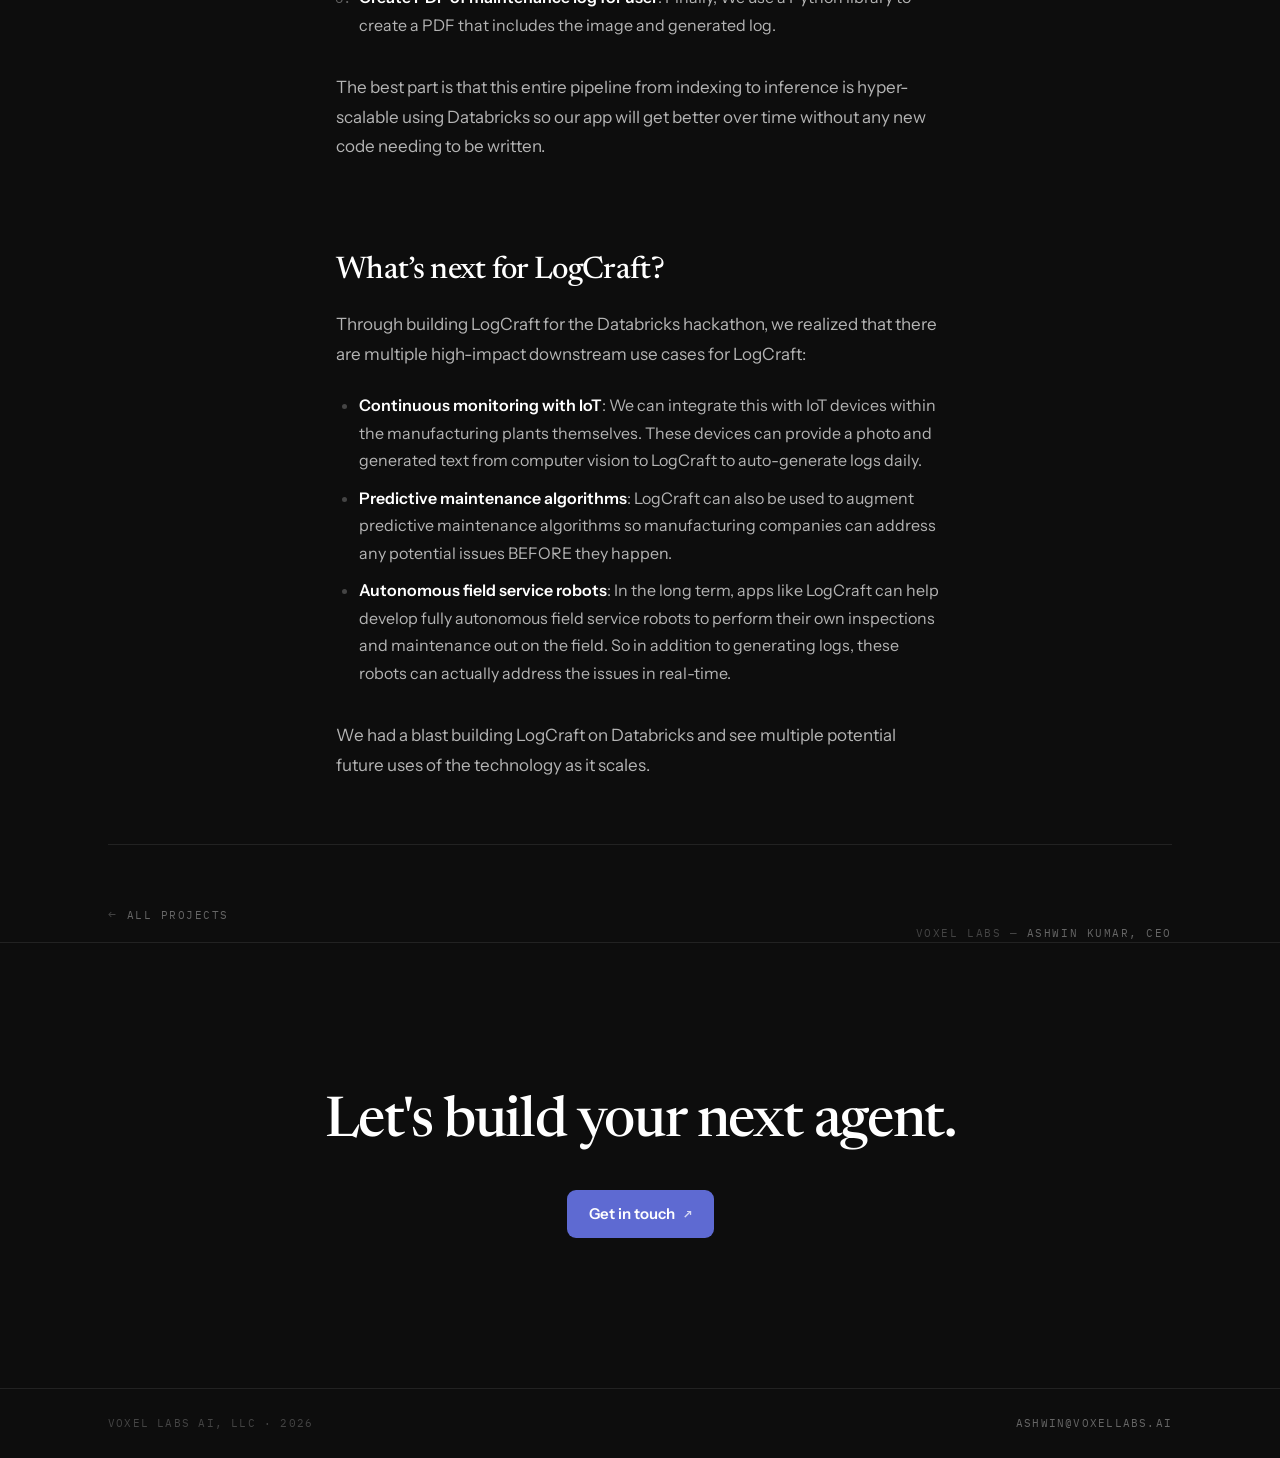
<file: projects/logcraft-rag/index.html>
<!DOCTYPE html>
<html lang="en">
<head>
<meta charset="utf-8">
<meta name="viewport" content="width=device-width, initial-scale=1">
<title>LogCraft RAG — Voxel Labs</title>
<meta name="description" content="Field service engineers write long maintenance logs by hand. LogCraft takes a photo and a scribbled note and returns a finished log — using multi-modal retrieval over every log written before it.">
<meta name="theme-color" content="#0d0d0d">
<link rel="canonical" href="https://voxellabs.ai/projects/logcraft-rag">
<link rel="icon" href="data:image/svg+xml,%3Csvg xmlns='http://www.w3.org/2000/svg' viewBox='0 0 24 24'%3E%3Crect width='24' height='24' rx='6' fill='%230d0d0d'/%3E%3Cpath d='M7 8.5l5 7 5-7' stroke='%23828df5' stroke-width='1.8' fill='none' stroke-linecap='round' stroke-linejoin='round'/%3E%3C/svg%3E">
<meta property="og:type" content="article">
<meta property="og:url" content="https://voxellabs.ai/projects/logcraft-rag">
<meta property="og:title" content="LogCraft RAG — Voxel Labs">
<meta property="og:description" content="Field service engineers write long maintenance logs by hand. LogCraft takes a photo and a scribbled note and returns a finished log — using multi-modal retrieval over every log written before it.">
<meta property="og:image" content="https://voxellabs.ai/assets/og.png">
<meta property="og:image:width" content="1200">
<meta property="og:image:height" content="630">
<meta name="twitter:card" content="summary_large_image">
<link rel="preconnect" href="https://fonts.googleapis.com">
<link rel="preconnect" href="https://fonts.gstatic.com" crossorigin>
<link href="https://fonts.googleapis.com/css2?family=Newsreader:opsz,wght@6..72,300..600&family=Instrument+Sans:wght@400;500;600&family=IBM+Plex+Mono:wght@400;500&display=swap" rel="stylesheet">
<link rel="stylesheet" href="/style.css">
</head>
<body>

<nav class="nav" id="nav">
  <div class="wrap nav-in">
    <a href="/" class="brand">
      <svg class="mk" viewBox="0 0 24 24" fill="none" aria-hidden="true">
        <rect x="1.5" y="1.5" width="21" height="21" rx="6" stroke="#828df5" stroke-width="1.4"/>
        <path d="M7 8.5l5 7 5-7" stroke="#828df5" stroke-width="1.4" stroke-linecap="round" stroke-linejoin="round"/>
      </svg>
      <span>Voxel Labs</span>
    </a>
    <div class="nav-links">
      <a href="/#build">What we build</a>
      <a href="/#how">How we work</a>
      <a href="/#work">Our work</a>
      <a href="/#cortana">Cortana</a>
      <a href="/projects" class="on">Projects</a>
    </div>
    <a href="mailto:ashwin@voxellabs.ai" class="btn btn-accent nav-cta">Get in touch</a>
  </div>
</nav>

<header class="phead">
  <div class="wrap">
    <div class="art-hero">
      <p class="pj-comp rv"><span>2024</span><span class="sep">·</span><span>Databricks Generative AI World Cup</span><span class="award">Winner · First place</span></p>
      <h1 class="rv">LogCraft RAG</h1>
      <p class="lede rv rv-2">Field service engineers write long maintenance logs by hand. LogCraft takes a photo and a scribbled note and returns a finished log — using multi-modal retrieval over every log written before it.</p>
      <div class="pj-stk rv rv-2"><span class="chip">Multi-modal RAG</span><span class="chip">Databricks</span><span class="chip">DBRX</span><span class="chip">CLIP</span></div>
      <div class="art-bar rv rv-3"><a href="/projects" class="back"><span class="arrow">&#8592;</span> All projects</a><a href="https://vimeo.com/22439234" target="_blank" rel="noopener" class="back">Watch the demo <span class="arrow">&#8599;</span></a><a href="https://github.com/ashnkumar/log-craft-dbrx" target="_blank" rel="noopener" class="back">Source <span class="arrow">&#8599;</span></a></div>
    </div>
  </div>
</header>

<div class="wrap">
  <article class="art-body">
<button class="pj-media art-video" data-vimeo="22439234" data-title="LogCraft RAG" aria-label="Play the LogCraft RAG demo"><img src="/assets/posters/logcraft-rag.webp" alt="" fetchpriority="high" decoding="async"><span class="pj-scrim"><span class="pj-play"><svg viewBox="0 0 12 14" aria-hidden="true"><path d="M0 0l12 7-12 7z"/></svg></span></span></button>
<aside class="callout"><em><strong>👉🏼 Note:</strong> The LogCraft project is built within a Databricks workspace and requires access to APIs specific to that workspace; please see workspace ID and notebook link in submission materials to access the project.</em></aside>
<h2>Overview</h2>
<p>LogCraft is a multi-modal Retrieval Augmented Generation app built on the Databricks platform to help field service engineers from manufacturing companies write detailed maintenance logs quickly and efficiently.</p>
<figure><a href="img/v3WWs3R.webp" target="_blank" rel="noopener" aria-label="Open the full-size diagram"><img loading="lazy" decoding="async" alt="Preview" src="img/v3WWs3R.webp" /></a></figure>
<h2>Why we built LogCraft</h2>
<p><strong>Problem:</strong> One of the most tedious parts of the manufacturing industry is for field service engineers to physically inspect equipment on a periodic basis for repairs and defects. For each inspection they’re required to write long, detailed maintenance logs that include photos of the equipment, an evaluation of its current state, and recommendations. This process is <strong>(1)</strong> time consuming, <strong>(2)</strong> inefficient as it doesn&rsquo;t use prior logs&rsquo; data, and <strong>(3)</strong> non-standardized since each engineer writes logs in a different format.</p>
<p><strong>Solution:</strong> LogCraft helps solve these problems with AI, built on Databricks. A field service engineer simply has to upload a photo of the equipment and provide quick, rough notes. LogCraft uses multi-modal RAG (images + text retrieval) to find prior logs that are most similar to the image + notes combination from the engineer. Then all of this information plus context is given to GPT4-Vision to generate a final, detailed log that the engineer can download as a PDF.</p>
<h2>How it works (technical overview)</h2>
<p>We used a combination of Databricks, HuggingFace, and OpenAI to build LogCraft. We used multiple features of Databricks: Delta Tables, Notebooks, and Vector Search Indices. We also used the Foundational Model API and Model Serving endpoints features of Databricks.</p>
<h4>Step 1: Creating the Dataset</h4>
<p>First, we needed a seed dataset of maintenance logs and images. We found a few examples of these logs online but we needed a lot more so we used the GPT4-Vision model from OpenAI to generate a synthetic dataset.</p>
<figure><a href="img/OvIiEGZ.webp" target="_blank" rel="noopener" aria-label="Open the full-size diagram"><img loading="lazy" decoding="async" alt="Preview" src="img/OvIiEGZ.webp" /></a></figure>
<p>We fed it input images of equipment and gave it a few real maintenance logs for few-shot examples, and then asked it to generate a hundred full logs based on that information. These logs and images were imported into our Databricks workspace.</p>
<h4>Step 2: Indexing (embedding and storage of vectors)</h4>
<p>Now that we had our dataset, we moved onto indexing and storing embeddings in our vector database. The flow below is what we did for a single example, which we repeated for the entire dataset.</p>
<figure><a href="img/FJ9S7oq.webp" target="_blank" rel="noopener" aria-label="Open the full-size diagram"><img loading="lazy" decoding="async" alt="Preview" src="img/FJ9S7oq.webp" /></a></figure>
<p><strong><em>Steps for the indexing phase:</em></strong></p>
<ol>
<li><strong>Use DBRX Instruct to create log summaries:</strong> First, we took the text of the log and used the DBRX Instruct model with the Foundational Model API to summarize this text into a short paragraph for use downstream.</li>
<li><strong>Use CLIP model to create multimodal embeddings:</strong> Then, we ran both this summary and the image from the log through the <strong><a href="https://huggingface.co/openai/clip-vit-large-patch14">CLIP model from HuggingFace</a></strong>. CLIP is a multi-modal model that associates images with their text description and is commonly used for combined image+text retrieval. We extract the last hidden layer of the model, which represents an embedding of size 768 that captures the semantic meaning of both the image and text combined. The model can only take text up to 77 tokens of text, which is why we needed to use the DBRX model to summarize the log first.</li>
<li><strong>Store embedding in Delta Table</strong>: Finally we stored this embedding along with the full maintenance log in a Delta Table within Databricks. We built a vector search endpoint and vector index on top of this table that will always keep it in sync with new data.</li>
</ol>
<h4>Step 3: Inference phase (multi-modal RAG)</h4>
<p>Now let’s walk through what happens during inference when a user actually uses our deployed app.</p>
<figure><a href="img/DLSO9My.webp" target="_blank" rel="noopener" aria-label="Open the full-size diagram"><img loading="lazy" decoding="async" alt="Preview" src="img/DLSO9My.webp" /></a></figure>
<p><strong><em>Steps for the inference phase:</em></strong></p>
<ol>
<li><strong>User uploads an image and their notes:</strong> First, the user uploads a photo of the equipment and some short notes through our web app interface.</li>
<li><strong>Use CLIP model to create embeddings:</strong> Then, we use the same CLIP model as before to create an embedding representing the combination of that image and the notes.</li>
<li><strong>Retrieve similar maintenance logs</strong>: We run a vector similarity search on that embedding with our vector search in Databricks to retrieve the full maintenance logs’ text of prior logs that are most similar to the information from the user.</li>
<li><strong>Create prompt for GPT4-Vision</strong>: Then we create a detailed prompt that we send to OpenAI’s GPT4-Vision model using Databricks’ model endpoints. This prompt includes the original image and notes from the user, the full text of retrieved prior logs from the vector search (as context), and detailed instructions on how to create a new maintenance log using all of that information.</li>
<li><strong>Generate maintenance log and display to user</strong>: We send this to OpenAI&rsquo;s GPT4-Vision through Databrick&rsquo;s model endpoint, which generates a new, full, high-quality maintenance log.</li>
<li><strong>Create PDF of maintenance log for user</strong>: Finally, We use a Python library to create a PDF that includes the image and generated log.</li>
</ol>
<p>The best part is that this entire pipeline from indexing to inference is hyper-scalable using Databricks so our app will get better over time without any new code needing to be written.</p>
<h2>What&rsquo;s next for LogCraft?</h2>
<p>Through building LogCraft for the Databricks hackathon, we realized that there are multiple high-impact downstream use cases for LogCraft:</p>
<ul>
<li><strong>Continuous monitoring with IoT</strong>: We can integrate this with IoT devices within the manufacturing plants themselves. These devices can provide a photo and generated text from computer vision to LogCraft to auto-generate logs daily.</li>
<li><strong>Predictive maintenance algorithms</strong>: LogCraft can also be used to augment predictive maintenance algorithms so manufacturing companies can address any potential issues BEFORE they happen.</li>
<li><strong>Autonomous field service robots</strong>: In the long term, apps like LogCraft can help develop fully autonomous field service robots to perform their own inspections and maintenance out on the field. So in addition to generating logs, these robots can actually address the issues in real-time.</li>
</ul>
<p>We had a blast building LogCraft on Databricks and see multiple potential future uses of the technology as it scales.</p>
  </article>

  <div class="art-foot">
    <a href="/projects" class="back"><span class="arrow">&#8592;</span> All projects</a>
    <p class="byline">Voxel Labs — <b>Ashwin Kumar, CEO</b></p>
  </div>
</div>

<section class="cta">
  <div class="wrap">
    <h2 class="rv">Let's build your next agent.</h2>
    <a href="mailto:ashwin@voxellabs.ai" class="btn btn-accent rv rv-2">Get in touch <span class="arrow">&#8599;</span></a>
  </div>
</section>

<footer>
  <div class="wrap">
    <p>Voxel Labs AI, LLC · 2026</p>
    <p><a href="mailto:ashwin@voxellabs.ai">ashwin@voxellabs.ai</a></p>
  </div>
</footer>

<script src="/site.js"></script>
</body>
</html>
</file>
<file: style.css>
/* ============================================================
   RESET
   ============================================================ */
*,*::before,*::after{box-sizing:border-box;margin:0;padding:0}
html{scroll-behavior:smooth;-webkit-font-smoothing:antialiased;-moz-osx-font-smoothing:grayscale}
img,svg{display:block;max-width:100%}
a{color:inherit;text-decoration:none}
button{font:inherit;color:inherit;background:none;border:none;cursor:pointer;text-align:left}
:focus{outline:none}
:focus-visible{outline:2px solid var(--accent-hi);outline-offset:3px;border-radius:2px}

/* ============================================================
   TOKENS
   ============================================================ */
:root{
  --bg:#0d0d0d;
  --content:#111;
  --elevated:#16161a;
  --hover:#1c1c20;
  --line:#222;
  --line-strong:#2c2c2c;
  --t1:#fff;
  --t2:#9a9a9a;
  --t3:#666;
  --t4:#444;
  --accent:#5e6ad2;
  --accent-hi:#828df5;
  --accent-soft:rgba(94,106,210,.16);
  --serif:'Newsreader',Georgia,serif;
  --sans:'Instrument Sans',system-ui,-apple-system,sans-serif;
  --mono:'IBM Plex Mono',ui-monospace,monospace;
  --t-read:#b4b4b4;        /* long-form body — 9.4:1 on --bg, brighter than --t2 */
  --measure:38rem;         /* long-form column — ~70ch at 17px */
  --ease:cubic-bezier(.16,1,.3,1);
}

body{
  background:var(--bg);color:var(--t1);
  font-family:var(--sans);font-size:16px;line-height:1.55;
  overflow-x:hidden;
}
::selection{background:rgba(94,106,210,.34);color:#fff}

/* ============================================================
   PRIMITIVES
   ============================================================ */
.wrap{max-width:1120px;margin:0 auto;padding:0 28px}
section{padding:130px 0;position:relative}

.eyebrow{
  font-family:var(--mono);font-size:.6875rem;font-weight:500;
  letter-spacing:.14em;text-transform:uppercase;color:var(--t3);
  display:flex;align-items:center;gap:14px;margin-bottom:26px;
}
.eyebrow::after{content:"";height:1px;flex:1;background:var(--line)}

h1,h2,h3{font-family:var(--serif);font-weight:500;letter-spacing:-.02em;line-height:1.1}
h1{font-size:clamp(2.6rem,6.4vw,4.6rem);letter-spacing:-.035em;line-height:1.03}
h2{font-size:clamp(1.9rem,3.6vw,2.9rem);letter-spacing:-.025em}
h2.one{font-size:clamp(1.3rem,3.05vw,2.4rem);letter-spacing:-.03em}
h3{font-size:1.0625rem;font-family:var(--sans);font-weight:600;letter-spacing:-.005em;line-height:1.35}

.lede{font-size:1.1875rem;line-height:1.6;color:var(--t2);max-width:62ch}
.prose{color:var(--t2);max-width:62ch}
.mono{font-family:var(--mono);font-variant-numeric:tabular-nums}

.btn{
  display:inline-flex;align-items:center;gap:9px;
  padding:12px 22px;border-radius:9px;
  font-size:.9375rem;font-weight:600;
  transition:background 160ms ease,color 160ms ease,border-color 160ms ease;
}
.btn-accent{background:var(--accent);color:#fff}
.btn-accent:hover{background:var(--accent-hi)}
.btn-quiet{color:var(--t2);padding-left:0;padding-right:0}
.btn-quiet:hover{color:var(--t1)}
.btn-quiet span{border-bottom:1px solid var(--line-strong);padding-bottom:2px;transition:border-color 160ms ease}
.btn-quiet:hover span{border-color:var(--accent-hi)}
.arrow{font-family:var(--mono);font-size:.8125rem;opacity:.75}

/* reveal */
.rv{opacity:0;transform:translateY(14px);transition:opacity .7s var(--ease),transform .7s var(--ease)}
.rv.in{opacity:1;transform:none}
.rv-2{transition-delay:.08s}.rv-3{transition-delay:.16s}.rv-4{transition-delay:.24s}

/* ============================================================
   NAV
   ============================================================ */
.nav{
  position:fixed;top:0;left:0;right:0;z-index:60;
  border-bottom:1px solid transparent;
  transition:background 220ms ease,border-color 220ms ease,backdrop-filter 220ms ease;
}
.nav.stuck{background:rgba(13,13,13,.82);backdrop-filter:blur(16px);-webkit-backdrop-filter:blur(16px);border-bottom-color:var(--line)}
.nav-in{display:flex;align-items:center;justify-content:space-between;height:66px}
.brand{display:flex;align-items:center;gap:10px;font-weight:600;letter-spacing:-.01em;font-size:.9375rem}
.brand .mk{width:20px;height:20px;flex:none}
.nav-links{display:flex;gap:30px;font-family:var(--mono);font-size:.75rem;letter-spacing:.04em;color:var(--t2)}
.nav-links a{transition:color 150ms ease}
.nav-links a:hover,.nav-links a.on{color:var(--accent-hi)}
.nav-cta{font-size:.8125rem;padding:9px 17px}


/* ============================================================
   HERO
   ============================================================ */
.hero{padding:190px 0 110px}
.hero h1{max-width:15ch}
.hero .lede{margin-top:26px;font-size:1.25rem;max-width:57ch}
.hero-cta{display:flex;align-items:center;gap:26px;margin-top:40px;flex-wrap:wrap}

.from{margin-top:76px;border-top:1px solid var(--line);padding-top:18px;
  display:flex;align-items:baseline;gap:26px;flex-wrap:wrap}
.from dt{font-family:var(--mono);font-size:.6875rem;letter-spacing:.14em;text-transform:uppercase;color:var(--t4)}
.from dd{font-family:var(--mono);font-size:.8125rem;letter-spacing:.05em;color:var(--t2)}
.from dd em{font-style:normal;color:var(--t4);padding:0 9px}

/* ============================================================
   CAPABILITIES
   ============================================================ */
.caps{display:grid;grid-template-columns:1fr 1fr;gap:0;margin-top:8px;border-top:1px solid var(--line)}
.cap{padding:34px 40px 34px 0;border-bottom:1px solid var(--line)}
.caps .cap:nth-child(odd){border-right:1px solid var(--line)}
.caps .cap:nth-child(even){padding-left:40px;padding-right:0}
.cap h3{margin-bottom:11px}
.cap p{color:var(--t2);font-size:.9375rem;line-height:1.62}

/* ============================================================
   PHASE MAP  (signature)
   ============================================================ */
.pm-head{max-width:66ch}
.pm-head .prose{margin-top:22px;font-size:1.0625rem}

.pm-tabs{display:flex;gap:0;margin-top:52px;border-bottom:1px solid var(--line)}
.pm-tab{
  font-family:var(--mono);font-size:.75rem;letter-spacing:.13em;text-transform:uppercase;
  color:var(--t3);padding:13px 24px 13px 0;margin-right:22px;
  border-bottom:1px solid transparent;margin-bottom:-1px;
  transition:color 160ms ease,border-color 160ms ease;
}
.pm-tab:hover{color:var(--t2)}
.pm-tab.on{color:var(--accent-hi);border-bottom-color:var(--accent-hi)}

.pm-grid{display:grid;grid-template-columns:repeat(3,1fr);gap:20px;margin-top:34px;
  transition:opacity 220ms ease}
.pm-grid.fade{opacity:0}
.pm-col{border:1px solid var(--line);border-radius:14px;padding:26px 24px 28px;background:var(--content)}
.pm-col.lead{border-color:rgba(94,106,210,.42);background:linear-gradient(180deg,rgba(94,106,210,.075),transparent 60%)}
.pm-when{display:flex;align-items:center;justify-content:space-between;gap:12px;margin-bottom:16px;min-height:24px}
.pm-when span{font-family:var(--mono);font-size:.75rem;letter-spacing:.13em;text-transform:uppercase;color:var(--t2)}
.pm-col.lead .pm-when span{color:var(--accent-hi)}
.pm-chip{
  font-family:var(--mono);font-size:.5625rem;letter-spacing:.11em;text-transform:uppercase;
  color:var(--accent-hi);border:1px solid rgba(130,141,245,.42);border-radius:5px;padding:3px 7px;white-space:nowrap;
}
.pm-col p{color:var(--t2);font-size:.9375rem;line-height:1.62}

/* ============================================================
   WORK TABLE  (expandable)
   ============================================================ */
.tbl{margin-top:44px;border-top:1px solid var(--line)}
.thead{
  display:grid;grid-template-columns:1.55fr 1.1fr .82fr 1.05fr 34px;gap:20px;
  padding:12px 0;border-bottom:1px solid var(--line);
  font-family:var(--mono);font-size:.625rem;letter-spacing:.16em;text-transform:uppercase;color:var(--t4);
}
.row{border-bottom:1px solid var(--line)}
.trig{
  display:grid;grid-template-columns:1.55fr 1.1fr .82fr 1.05fr 34px;gap:20px;align-items:center;
  width:100%;padding:21px 0;transition:background 160ms ease;
}
.trig:hover{background:var(--hover)}
.row.open .trig{background:var(--hover)}
.trig>*{min-width:0}
.c-lab{display:none}
.c-sys{font-weight:600;font-size:.9688rem;letter-spacing:-.005em}
.c-cli{color:var(--t3);font-size:.875rem}
.c-scl{font-family:var(--mono);font-size:.8125rem;color:var(--accent-hi);font-variant-numeric:tabular-nums}
.c-stk{display:flex;gap:6px;flex-wrap:wrap}
.chip{
  font-family:var(--mono);font-size:.625rem;letter-spacing:.05em;color:var(--t3);
  border:1px solid var(--line-strong);border-radius:6px;padding:3px 7px;white-space:nowrap;
}
.c-chev{
  font-family:var(--mono);font-size:1.0625rem;color:var(--t4);justify-self:end;line-height:1;
  transition:color 160ms ease,transform 260ms var(--ease);
}
.trig:hover .c-chev{color:var(--accent-hi)}
.row.open .c-chev{color:var(--accent-hi);transform:rotate(45deg)}

.det{display:grid;grid-template-rows:0fr;transition:grid-template-rows 280ms var(--ease)}
.row.open .det{grid-template-rows:1fr}
.det-in{overflow:hidden}
.det-in p{
  color:var(--t2);font-size:.9688rem;line-height:1.68;
  max-width:74ch;padding:0 0 26px;
  border-left:1px solid var(--line-strong);padding-left:20px;margin-left:2px;
}
.det-in p b{color:var(--t1);font-weight:500}

/* ============================================================
   CORTANA
   ============================================================ */
.ct{display:grid;grid-template-columns:.88fr 1.12fr;gap:64px;align-items:center;margin-top:44px}
.ct-claims{border-top:1px solid var(--line)}
.ct-claim{padding:19px 0;border-bottom:1px solid var(--line)}
.ct-claim dt{font-family:var(--mono);font-size:.6875rem;letter-spacing:.13em;text-transform:uppercase;color:var(--accent-hi);margin-bottom:7px}
.ct-claim dd{color:var(--t2);font-size:.9063rem;line-height:1.6}

/* product surface mock */
.surf{border:1px solid var(--line);border-radius:15px;background:var(--content);overflow:hidden;font-family:var(--mono)}
.surf-bar{display:flex;align-items:center;gap:12px;padding:12px 16px;border-bottom:1px solid var(--line);background:var(--elevated)}
.surf-bar .d{width:7px;height:7px;border-radius:50%;background:var(--accent-hi)}
.surf-bar .t{font-size:.6875rem;letter-spacing:.11em;text-transform:uppercase;color:var(--t2)}
.surf-bar .r{margin-left:auto;font-size:.625rem;letter-spacing:.09em;color:var(--t4)}
.srow{display:grid;grid-template-columns:1fr 78px 68px 52px;gap:10px;align-items:center;
  padding:9px 16px;border-bottom:1px solid rgba(255,255,255,.035);font-size:.6875rem}
.srow.h{color:var(--t4);letter-spacing:.11em;text-transform:uppercase;font-size:.5938rem;background:rgba(255,255,255,.012)}
.srow .n{color:var(--t2);white-space:nowrap;overflow:hidden;text-overflow:ellipsis}
.srow .s,.srow .p,.srow .e{color:var(--t3);white-space:nowrap;overflow:hidden;text-overflow:ellipsis}
.srow.live{background:rgba(94,106,210,.10)}
.srow.live .n{color:var(--accent-hi)}
.dot{display:inline-block;width:5px;height:5px;border-radius:50%;margin-right:6px;vertical-align:middle}
.dot.go{background:#4cb782}.dot.wait{background:#c8a24a}.dot.idle{background:#555}.dot.done{background:#3a6b52}
.tag{border:1px solid rgba(130,141,245,.4);color:var(--accent-hi);border-radius:4px;padding:1px 5px;font-size:.5312rem;letter-spacing:.07em;margin-left:7px}
.surf-foot{padding:11px 16px;font-size:.625rem;letter-spacing:.1em;color:var(--t4);border-top:1px solid var(--line);background:var(--elevated)}


/* ============================================================
   CTA + FOOTER
   ============================================================ */
.cta{padding:150px 0;text-align:center;border-top:1px solid var(--line)}
.cta h2{font-size:clamp(2.1rem,4.6vw,3.5rem)}
.cta .btn{margin-top:36px}
footer{border-top:1px solid var(--line);padding:26px 0}
footer .wrap{display:flex;justify-content:space-between;gap:18px;flex-wrap:wrap}
footer p{font-family:var(--mono);font-size:.6875rem;letter-spacing:.11em;text-transform:uppercase;color:var(--t4)}
footer a{color:var(--t3);transition:color 150ms ease}
footer a:hover{color:var(--accent-hi)}

/* ============================================================
   RESPONSIVE
   ============================================================ */
@media(max-width:960px){
  .ct{grid-template-columns:1fr;gap:40px}
  .pm-grid{grid-template-columns:1fr}
}
@media(max-width:820px){
  section{padding:96px 0}
  .hero{padding:150px 0 84px}
  .nav-links{display:none}
  .caps{grid-template-columns:1fr}
  .caps .cap:nth-child(odd){border-right:none}
  .caps .cap:nth-child(even){padding-left:0}
  .cap{padding:28px 0}
  .thead{display:none}
  .trig{grid-template-columns:1fr;gap:9px;padding:22px 0}
  .c-lab{display:block;font-family:var(--mono);font-size:.5625rem;letter-spacing:.15em;
    text-transform:uppercase;color:var(--t4);margin-bottom:4px}
  .c-chev{position:absolute;top:22px;right:0}
  .row{position:relative}
  .pm-tab{padding-right:0;margin-right:20px;font-size:.6875rem}
  .pm-tabs{overflow-x:auto;scrollbar-width:none}
  .pm-tabs::-webkit-scrollbar{display:none}
}
@media(max-width:520px){
  .wrap{padding:0 20px}
  .from{gap:12px}
  .srow{grid-template-columns:1fr 66px 46px;font-size:.625rem}
  .srow .p{display:none}
}
@media(prefers-reduced-motion:reduce){
  html{scroll-behavior:auto}
  *{animation:none!important;transition-duration:.01ms!important}
  .rv{opacity:1;transform:none}
}

/* ============================================================
   PAGE HEADER  (shared by /projects and article pages)
   ============================================================ */
.phead{padding:172px 0 0}
.phead-in{border-bottom:1px solid var(--line);padding-bottom:52px}
.phead h1{font-size:clamp(2.3rem,5.2vw,3.9rem);max-width:16ch}
.phead .lede{margin-top:24px;font-size:1.1875rem;max-width:58ch}
.byline{
  margin-top:36px;font-family:var(--mono);font-size:.6875rem;
  letter-spacing:.14em;text-transform:uppercase;color:var(--t4);
}
.byline b{color:var(--t3);font-weight:400}

.back{
  display:inline-flex;align-items:center;gap:9px;
  font-family:var(--mono);font-size:.6875rem;letter-spacing:.14em;
  text-transform:uppercase;color:var(--t3);transition:color 150ms ease;
}
.back:hover{color:var(--accent-hi)}
.back .arrow{opacity:.6}

/* ============================================================
   BAND  (landing-page pointer out to a route)
   ============================================================ */
.band{margin-top:56px;border-top:1px solid var(--line)}
.band-row{
  display:grid;grid-template-columns:auto 1fr auto;gap:28px;align-items:center;
  padding:26px 2px;border-bottom:1px solid var(--line);transition:background 160ms ease;
}
.band-row:hover{background:var(--hover)}
.band-k{
  font-family:var(--mono);font-size:.625rem;letter-spacing:.16em;
  text-transform:uppercase;color:var(--t4);white-space:nowrap;
}
.band-t{font-size:.9688rem;color:var(--t2)}
.band-t b{color:var(--t1);font-weight:600}
.band-go{
  font-family:var(--mono);font-size:.75rem;letter-spacing:.05em;color:var(--t3);
  white-space:nowrap;transition:color 160ms ease;
}
.band-row:hover .band-go{color:var(--accent-hi)}

/* ============================================================
   PROJECTS INDEX
   ============================================================ */
.pj-list{margin-top:0}
.pj{
  display:grid;grid-template-columns:84px 1.06fr .94fr;gap:0 40px;
  padding:46px 0;border-bottom:1px solid var(--line);align-items:start;
}
.pj-year{
  font-family:var(--mono);font-size:.8125rem;letter-spacing:.08em;
  color:var(--t4);font-variant-numeric:tabular-nums;padding-top:3px;
}

/* video facade */
.pj-media{
  position:relative;display:block;aspect-ratio:16/9;overflow:hidden;
  border:1px solid var(--line);border-radius:12px;background:var(--content);
  transition:border-color 200ms ease;
}
.pj-media:hover{border-color:var(--line-strong)}
.pj-media img{width:100%;height:100%;object-fit:cover}
.pj-media iframe{width:100%;height:100%;border:0;display:block}
.pj-scrim{
  position:absolute;inset:0;display:grid;place-items:center;
  background:linear-gradient(180deg,rgba(13,13,13,.18),rgba(13,13,13,.46));
  transition:background 220ms ease;
}
.pj-media:hover .pj-scrim{background:linear-gradient(180deg,rgba(13,13,13,.06),rgba(13,13,13,.3))}
.pj-play{
  width:56px;height:56px;border-radius:50%;display:grid;place-items:center;
  border:1px solid rgba(255,255,255,.42);background:rgba(13,13,13,.42);
  backdrop-filter:blur(8px);-webkit-backdrop-filter:blur(8px);
  transition:transform 260ms var(--ease),border-color 200ms ease,background 200ms ease;
}
.pj-media:hover .pj-play{transform:scale(1.07);border-color:var(--accent-hi);background:rgba(94,106,210,.5)}
.pj-play svg{width:15px;height:17px;margin-left:3px;fill:#fff}

/* empty / pending video */
.pj-media.pending{
  border-style:dashed;border-color:var(--line-strong);
  background:repeating-linear-gradient(135deg,transparent 0 11px,rgba(255,255,255,.017) 11px 22px),var(--content);
  display:grid;place-items:center;
}
.pj-media.pending span{
  font-family:var(--mono);font-size:.625rem;letter-spacing:.17em;
  text-transform:uppercase;color:var(--t4);
}

/* meta column */
.pj-meta{min-width:0}
.pj-comp{
  font-family:var(--mono);font-size:.625rem;letter-spacing:.15em;text-transform:uppercase;
  color:var(--t3);display:flex;align-items:center;gap:12px;flex-wrap:wrap;
}
.award{
  font-family:var(--mono);font-size:.5625rem;letter-spacing:.12em;text-transform:uppercase;
  color:var(--accent-hi);border:1px solid rgba(130,141,245,.42);
  border-radius:5px;padding:3px 8px;white-space:nowrap;
}
.pj-title{
  font-family:var(--serif);font-weight:500;font-size:1.5rem;line-height:1.2;
  letter-spacing:-.02em;margin:14px 0 0;
}
.pj-deck{color:var(--t2);font-size:.9375rem;line-height:1.62;margin-top:11px;max-width:46ch}
.pj-stk{display:flex;gap:6px;flex-wrap:wrap;margin-top:18px}
.pj-links{display:flex;gap:24px;flex-wrap:wrap;margin-top:22px}
.pj-links a{
  font-family:var(--mono);font-size:.75rem;letter-spacing:.03em;color:var(--t2);
  display:inline-flex;align-items:center;gap:7px;
  border-bottom:1px solid var(--line-strong);padding-bottom:3px;
  transition:color 160ms ease,border-color 160ms ease;
}
.pj-links a:hover{color:var(--accent-hi);border-bottom-color:var(--accent-hi)}
.pj-links a[aria-disabled="true"]{color:var(--t4);border-bottom-color:transparent;pointer-events:none}

/* scaffolding rows */
.pj.stub .pj-title,.pj.stub .pj-deck{color:var(--t3)}
.pj.stub .pj-title{font-style:italic}

/* ============================================================
   ARTICLE
   ============================================================ */
.art-hero{display:grid;grid-template-columns:1fr min(var(--measure),100%) 1fr;
  border-bottom:1px solid var(--line);padding-bottom:46px}
.art-hero>*{grid-column:2}
.art-hero h1{font-size:clamp(2.05rem,4.4vw,3.25rem);max-width:19ch;margin-top:20px}
.art-hero .lede{margin-top:22px;font-size:1.125rem;max-width:56ch}
.art-bar{display:flex;gap:26px;flex-wrap:wrap;align-items:center;margin-top:32px}

.art-body{
  display:grid;
  grid-template-columns:1fr min(var(--measure),100%) 1fr;
  padding:52px 0 40px;
}
.art-body>*{grid-column:2}
.art-body p{color:var(--t-read);font-size:1.0625rem;line-height:1.75;margin:0 0 1.35em}
.art-body strong{color:var(--t1);font-weight:600}
.art-body em{color:var(--t2)}
.art-body a{color:var(--accent-hi);border-bottom:1px solid rgba(130,141,245,.34);transition:border-color 150ms ease}
.art-body a:hover{border-bottom-color:var(--accent-hi)}
.art-body h2{
  font-family:var(--serif);font-weight:500;font-size:clamp(1.55rem,2.6vw,1.95rem);
  letter-spacing:-.022em;line-height:1.18;margin:68px 0 20px;
}
.art-body h2:first-child{margin-top:0}
.callout+h2,.art-body figure+h2{margin-top:26px}
.art-body figure+h3,.art-body figure+h4{margin-top:30px}
.art-body h3,.art-body h4{
  font-family:var(--sans);font-weight:600;font-size:1.0625rem;color:var(--t1);
  letter-spacing:-.005em;line-height:1.35;margin:48px 0 16px;
  padding-top:20px;border-top:1px solid var(--line);
}
.art-body ul,.art-body ol{color:var(--t-read);margin:0 0 1.5em;padding-left:1.45em}
.art-body li{margin-bottom:.62em;line-height:1.72}
.art-body li::marker{color:var(--t4)}
/* ordered steps carry meaning, so the number has to be readable */
.art-body ol>li::marker{color:var(--t3);font-family:var(--mono);font-size:.875em}
.art-body li>strong:first-child{color:var(--t1)}
.art-body code{
  font-family:var(--mono);font-size:.875em;color:var(--accent-hi);
  background:var(--accent-soft);border-radius:4px;padding:2px 6px;
}
.art-body hr{border:0;border-top:1px solid var(--line);margin:56px 0}

.callout{
  border-left:2px solid var(--accent);background:var(--accent-soft);
  border-radius:0 9px 9px 0;padding:17px 22px;margin:0 0 2.2em;
  color:var(--t2);font-size:.9688rem;line-height:1.66;
}
.callout strong{color:var(--t1)}

/* figures break out of the measure */
.art-body figure{
  grid-column:1/-1;justify-self:center;width:min(58rem,100%);
  margin:46px 0;
}
.art-body figure a{
  display:block;border-radius:12px;overflow:hidden;background:#fff;
  box-shadow:0 22px 46px -26px rgba(0,0,0,.9);
  transition:transform 300ms var(--ease);
}
.art-body figure a:hover{transform:translateY(-2px)}
.art-body figure img{width:100%;height:auto;display:block}
.art-body figcaption{
  font-family:var(--mono);font-size:.6875rem;letter-spacing:.06em;
  color:var(--t4);margin-top:13px;text-align:center;
}

.art-foot{border-top:1px solid var(--line);padding:44px 0 0;display:flex;
  justify-content:space-between;gap:22px;flex-wrap:wrap;align-items:center}

/* ============================================================
   RESPONSIVE  (routes added after the landing page)
   ============================================================ */
@media(max-width:960px){
  .pj{grid-template-columns:64px 1fr;gap:0 24px}
  .pj-meta{grid-column:2;margin-top:24px}
}
@media(max-width:820px){
  .phead{padding:132px 0 0}
  .pj{grid-template-columns:1fr;gap:0;padding:38px 0}
  .pj-year{padding-top:0;margin-bottom:14px}
  .pj-meta{grid-column:1;margin-top:22px}
  .band-row{grid-template-columns:1fr auto;gap:14px}
  .band-k{grid-column:1/-1}
  .art-body{padding:44px 0 32px}
  .art-body figure{margin:34px 0}
}
@media(prefers-reduced-motion:reduce){
  .pj-media:hover .pj-play,.art-body figure a:hover{transform:none}
}

/* the writeup's own copy of the demo — same facade, sized like a figure */
.art-video{grid-column:1/-1;justify-self:center;width:min(58rem,100%);margin:0 0 52px}
</file>
